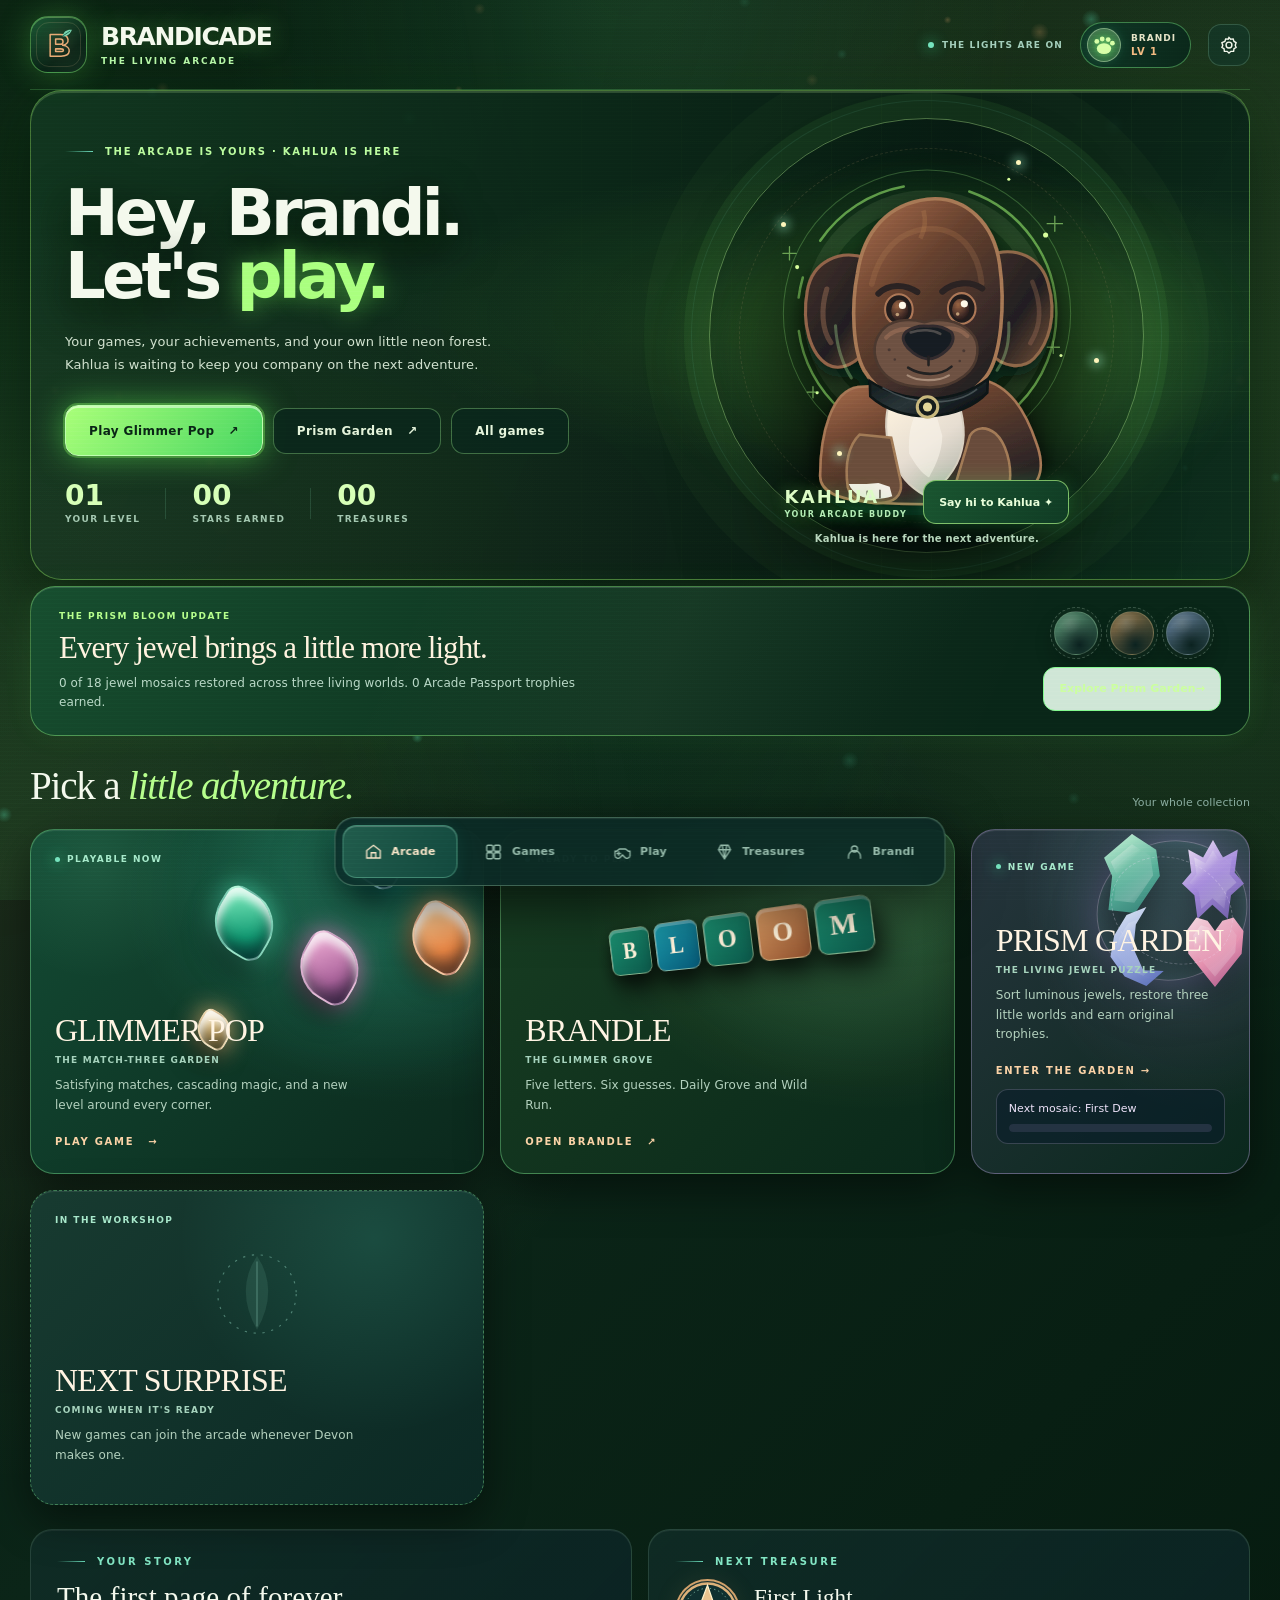
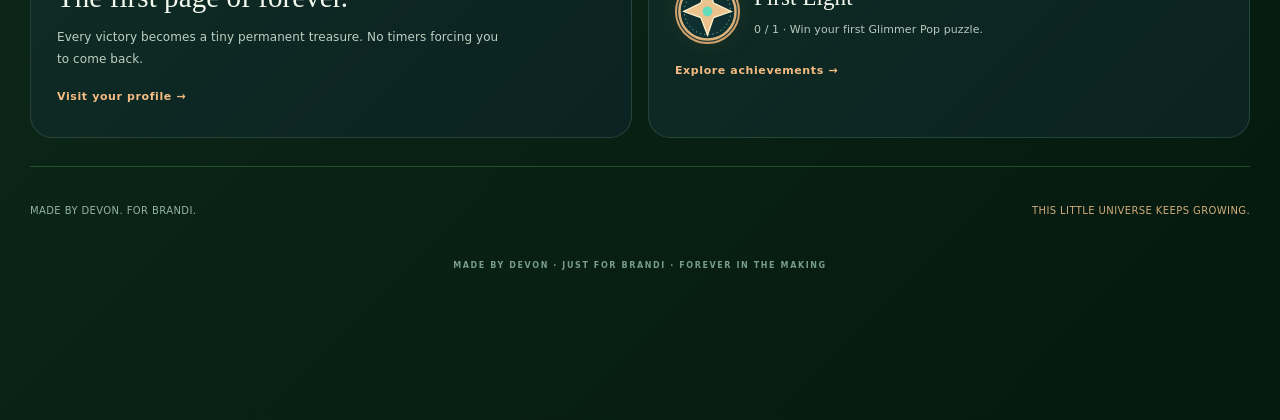
<file: index.html>
<!doctype html>
<html lang="en">
<head>
 <meta charset="utf-8">
 <meta name="viewport" content="width=device-width,initial-scale=1,viewport-fit=cover">
 <meta name="theme-color" content="#061b18">
 <meta name="color-scheme" content="dark">
 <meta name="description" content="A whole little living arcade, made by Devon for Brandi. Play, collect memories and keep growing together.">
 <meta property="og:type" content="website"><meta property="og:title" content="BRANDICADE — The Living Arcade">
 <meta property="og:description" content="A little universe of games made for Brandi, one delight at a time.">
 <meta property="og:image" content="https://brandicade.devonakins.com/assets/share.jpg"><meta name="twitter:card" content="summary_large_image">
 <meta name="apple-mobile-web-app-capable" content="yes"><meta name="apple-mobile-web-app-status-bar-style" content="black-translucent">
 <meta name="apple-mobile-web-app-title" content="BRANDICADE"><link rel="apple-touch-icon" href="/assets/icon-512.png">
 <link rel="icon" type="image/svg+xml" href="/assets/icon.svg"><link rel="manifest" href="/manifest.webmanifest">
 <link rel="stylesheet" href="/src/styles.css"><link rel="stylesheet" href="/src/arcade-landscape.css"><link rel="stylesheet" href="/src/kahlua-arcade.css">
 <title>BRANDICADE — The Living Arcade</title>
</head>
<body>
 <div class="viewport" id="app">
 <div class="mist" aria-hidden="true"></div><canvas id="fireflies" aria-hidden="true"></canvas>
 <header class="container topbar">
  <a class="logo" href="#home" id="brand-home" aria-label="BRANDICADE arcade home"><span class="crest"><img src="/assets/mark.svg" alt="" width="38" height="38"></span><span class="logo-copy"><strong>BRANDICADE</strong><span>THE LIVING ARCADE</span></span></a>
  <div class="top-right">
   <span class="controller-indicator" id="controller-indicator" role="status" aria-live="polite" hidden>Controller connected</span>
   <span class="status"><i class="dot"></i><span class="status-text">THE LIGHTS ARE ON</span></span>
   <button class="level-chip" id="level-chip" type="button" data-go="profile" aria-label="View Brandi profile"><span class="level-orb kahlua-mini-mark" id="mini-orb" aria-hidden="true"><svg viewBox="0 0 40 40" fill="currentColor"><ellipse cx="20" cy="26" rx="12" ry="9"/><circle cx="8" cy="14" r="4"/><circle cx="17" cy="10" r="4"/><circle cx="27" cy="11" r="4"/><circle cx="34" cy="17" r="4"/></svg></span><span class="level-chip-copy">BRANDI <b id="mini-level">LV 1</b></span></button>
   <button class="icon-button" id="settings-open" type="button" aria-label="Open settings"><svg viewBox="0 0 24 24" fill="none" stroke="currentColor" stroke-width="1.7"><path d="M12 3 14 5l3-.3 1 3 2.5 1.5-1 3 1 2.8-2.5 1.5-.5 3-3.2.1-2.3 2-2.3-2-3.2-.1-.5-3-2.5-1.5 1-2.8-1-3L7 7.7l1-3L11 5l1-2Z"/><circle cx="12" cy="12" r="3.5"/></svg></button>
  </div>
 </header>
 <main class="container" id="content">
  <section class="section active" id="home" aria-labelledby="home-title">
   <div class="hero home-hero kahlua-hero">
    <div class="hero-text"><div class="eyebrow kahlua-kicker">THE ARCADE IS YOURS · KAHLUA IS HERE</div><h1 id="home-title">Hey, Brandi.<br>Let's <em>play.</em></h1>
     <p class="hero-copy">Your games, your achievements, and your own little neon forest. Kahlua is waiting to keep you company on the next adventure.</p>
     <div class="actions"><button class="btn primary" type="button" data-action="play"><span class="button-shine"></span><span id="home-play-label">Play Glimmer Pop</span><span aria-hidden="true">↗</span></button><a class="btn secondary" href="/prism-garden.html">Prism Garden <span aria-hidden="true">↗</span></a><button class="btn secondary kahlua-more-games" type="button" data-go="library">All games</button></div>
     <div class="hero-metrics"><div><span id="hero-level">01</span><small>YOUR LEVEL</small></div><div><span id="hero-stars">00</span><small>STARS EARNED</small></div><div><span id="hero-badges">00</span><small>TREASURES</small></div></div>
    </div>
    <div class="hero-stage kahlua-stage" id="kahlua-stage"><div class="orbits" aria-hidden="true"></div><div class="portal" aria-hidden="true"><div class="portal-shine"></div><img src="/assets/kahlua-companion.svg" alt="" width="840" height="760" decoding="async"><span class="spark one"></span><span class="spark two"></span><span class="spark three"></span><span class="spark four"></span></div><div class="kahlua-stage-footer"><span class="kahlua-name">KAHLUA <small>YOUR ARCADE BUDDY</small></span><button type="button" class="kahlua-greet" id="kahlua-greet" aria-describedby="kahlua-response">Say hi to Kahlua <span aria-hidden="true">✦</span></button></div><p id="kahlua-response" class="kahlua-response" role="status" aria-live="polite">Kahlua is here for the next adventure.</p></div>
   </div>
   <section class="atrium-bloom" aria-label="Prism Garden restoration">
     <div class="atrium-bloom-copy"><span class="atrium-bloom-eyebrow">THE PRISM BLOOM UPDATE</span>
       <h2>Every jewel brings a little more light.</h2>
       <p id="atrium-prism-caption" role="status">Your garden awaits its first mosaic.</p>
     </div>
     <div class="atrium-bloom-worlds" aria-hidden="true">
       <span class="prism-world-orb" data-prism-world="dewglass" title="Dewglass Conservatory"></span>
       <span class="prism-world-orb" data-prism-world="ember" title="Ember Orchard"></span>
       <span class="prism-world-orb" data-prism-world="moonpool" title="Moonpool Atrium"></span>
     </div>
     <a class="atrium-bloom-link" href="/prism-garden.html">Explore Prism Garden <span aria-hidden="true">→</span></a>
   </section>
   <div class="section-titlebar"><h2 class="section-heading">Pick a <em>little adventure.</em></h2><span class="hint">Your whole collection</span></div>
   <div class="collection collection-v1">
    <button class="game-card glimmer-card" type="button" data-action="play"><span class="card-eyebrow"><i class="dot"></i> PLAYABLE NOW</span><div class="charm-art" aria-hidden="true"><span class="art-gem a"></span><span class="art-gem b"></span><span class="art-gem c"></span><span class="art-gem d"></span><span class="art-gem e"></span></div><div class="card-bottom"><div class="game-card-title">GLIMMER POP <small>THE MATCH-THREE GARDEN</small></div><p id="home-glimmer-summary">A luminous little puzzle world. Match, bloom, and collect.</p><span class="card-link">PLAY GAME <span aria-hidden="true">→</span></span></div></button>
    <a class="game-card brandle-card" href="https://brandle-glimmer-grove.devonakins.workers.dev/" target="_blank" rel="noopener noreferrer" data-game-launch="brandle" aria-label="Play Brandle — The Glimmer Grove (opens the original game in a new tab)"><span class="card-eyebrow"><i class="dot"></i> READY TO PLAY</span><div class="brandle-art" aria-hidden="true"><span>B</span><span>L</span><span>O</span><span>O</span><span>M</span></div><div class="card-bottom"><div class="game-card-title">BRANDLE <small>THE GLIMMER GROVE</small></div><p>Five letters. Six guesses. Daily Grove and Wild Run.</p><span class="card-link">OPEN BRANDLE <span aria-hidden="true">↗</span></span></div></a>
    <a class="game-card prism-card" href="/prism-garden.html" aria-label="Play Prism Garden, the jewel sorting garden"><span class="card-eyebrow"><i class="dot"></i> NEW GAME</span><div class="prism-card-art" aria-hidden="true"><span class="prism-art-halo"></span><span class="prism-art-gem prism-art-fern"></span><span class="prism-art-gem prism-art-orchid"></span><span class="prism-art-gem prism-art-moon"></span><span class="prism-art-gem prism-art-rose"></span><span class="prism-art-ring"></span></div><div class="card-bottom"><div class="game-card-title">PRISM GARDEN <small>THE LIVING JEWEL PUZZLE</small></div><p>Sort luminous jewels, restore three little worlds and earn original trophies.</p><span class="card-link">ENTER THE GARDEN →</span><div class="prism-card-reading"><p id="home-prism-status" role="status">18 mosaics to discover</p><progress id="home-prism-progress" class="prism-card-progress" value="0" max="18" aria-label="Prism Garden mosaics restored"></progress></div></div></a><div class="game-card promise-card"><span class="card-eyebrow">IN THE WORKSHOP</span><div class="promise-mark" aria-hidden="true"><svg viewBox="0 0 100 100"><circle cx="50" cy="50" r="35" fill="none" stroke="currentColor" stroke-dasharray="2 6"/><path d="M50 16Q70 46 50 82Q30 46 50 16Z" fill="currentColor" opacity=".25"/><path d="M50 21v58" stroke="currentColor"/></svg></div><div class="card-bottom"><div class="game-card-title">NEXT SURPRISE <small>COMING WHEN IT'S READY</small></div><p>New games can join the arcade whenever Devon makes one.</p></div></div>
   </div>
   <div class="home-row"><div class="small-feature"><span class="eyebrow">YOUR STORY</span><h3 id="story-title">The first page of forever.</h3><p id="story-copy">Every little victory builds a permanent collection of memories and treasures. No timers forcing you to come back.</p><button class="text-link" type="button" data-go="profile">Visit your profile →</button></div><div class="small-feature reward-feature"><span class="eyebrow">NEXT TREASURE</span><div id="next-treasure"></div><button class="text-link" type="button" data-go="treasures">Explore achievements →</button></div></div>
   <div class="under-note"><span>MADE BY DEVON. FOR BRANDI.</span><span>THIS LITTLE UNIVERSE KEEPS GROWING.</span></div>
  </section>
  <section class="section" id="library" aria-labelledby="library-title"><div class="page-lead"><div class="eyebrow">The collection</div><h1 id="library-title">Choose your <em>escape.</em></h1><p>Three games to explore. Every new world is crafted just for you, with its own moods, music and little surprises.</p></div><div class="library-grid library-v1">
   <button class="game-card glimmer-card library-card" type="button" data-action="play"><span class="card-eyebrow"><i class="dot"></i> PLAYABLE NOW</span><div class="charm-art" aria-hidden="true"><span class="art-gem a"></span><span class="art-gem b"></span><span class="art-gem c"></span><span class="art-gem d"></span><span class="art-gem e"></span></div><div class="card-bottom"><div class="game-card-title">GLIMMER POP<small>THE MATCH-THREE GARDEN</small></div><p id="library-glimmer-summary">Satisfying matches. Cascading magic. Endless levels, no lives to run out of.</p><span class="card-link">PLAY / CONTINUE →</span></div></button>
   <a class="game-card brandle-card library-card" href="https://brandle-glimmer-grove.devonakins.workers.dev/" target="_blank" rel="noopener noreferrer" data-game-launch="brandle" aria-label="Play Brandle — The Glimmer Grove (opens the original game in a new tab; existing progress stays there)"><span class="card-eyebrow"><i class="dot"></i> READY TO PLAY</span><div class="brandle-art" aria-hidden="true"><span>B</span><span>L</span><span>O</span><span>O</span><span>M</span></div><div class="card-bottom"><div class="game-card-title">BRANDLE<small>THE GLIMMER GROVE</small></div><p>A daily word bloom and unlimited wild puzzles. Your existing progress stays on the original Brandle site.</p><span class="card-link">OPEN ORIGINAL GAME ↗</span></div></a>
   <a class="game-card prism-card library-card" href="/prism-garden.html" aria-label="Play Prism Garden, the jewel sorting garden"><span class="card-eyebrow"><i class="dot"></i> NEW GAME</span><div class="prism-card-art" aria-hidden="true"><span class="prism-art-halo"></span><span class="prism-art-gem prism-art-fern"></span><span class="prism-art-gem prism-art-orchid"></span><span class="prism-art-gem prism-art-moon"></span><span class="prism-art-gem prism-art-rose"></span><span class="prism-art-ring"></span></div><div class="card-bottom"><div class="game-card-title">PRISM GARDEN <small>THE LIVING JEWEL PUZZLE</small></div><p>Sort luminous jewels, restore three little worlds and earn original trophies.</p><span class="card-link">ENTER THE GARDEN →</span><div class="prism-card-reading"><p id="library-prism-status" role="status">18 mosaics to discover</p><progress id="library-prism-progress" class="prism-card-progress" value="0" max="18" aria-label="Prism Garden mosaics restored"></progress></div></div></a><div class="game-card promise-card library-card"><span class="card-eyebrow">THE COLLECTION GROWS</span><div class="promise-mark" aria-hidden="true"><svg viewBox="0 0 100 100"><circle cx="50" cy="50" r="35" fill="none" stroke="currentColor" stroke-dasharray="2 6"/><path d="M50 16Q70 46 50 82Q30 46 50 16Z" fill="currentColor" opacity=".25"/></svg></div><div class="card-bottom"><div class="game-card-title">THE WORKSHOP<small>FUTURE GAMES</small></div><p>Maybe another match game, an idle garden, a little mystery, or something invented together.</p></div></div>
  </div></section>
  <section class="section" id="game" aria-labelledby="game-title"><div class="game-shell">
   <div class="game-top"><button class="back-button" type="button" data-go="home" aria-label="Back to arcade">← <span>ARCADE</span></button><div class="game-heading"><div class="eyebrow">The enchanted garden</div><h1 id="game-title">Glimmer <em>Pop.</em></h1></div><button class="utility-button" data-action="game-help" aria-label="How to play Glimmer Pop" type="button">?</button></div>
   <div class="game-info"><div class="level-info"><span class="smallcap">LEVEL <b id="game-level">01</b></span><strong id="game-level-name">First Light</strong><span class="smallcap">COLLECT THE GLOW</span></div><div class="score-block"><span>SCORE</span><b id="game-score">0</b></div></div>
   <div class="challenge-strip"><div class="goal-symbol" id="goal-symbol"></div><div class="goal-copy"><span>YOUR GOAL</span><b id="game-goal-text">Collect 13 ferns</b><div class="goal-track"><span id="goal-fill"></span></div></div><div class="moves-counter"><b id="game-moves">24</b><span>MOVES LEFT</span></div></div>
   <div class="game-board-outer"><div class="game-board-glow" aria-hidden="true"></div><div class="game-board" id="pop-board" role="group" aria-label="Glimmer Pop game board: tap or swipe neighboring pieces to swap them"></div><div class="board-shine" aria-hidden="true"></div><div class="glimmer-moment" id="glimmer-moment" aria-hidden="true" hidden><img src="/assets/kahlua-companion.svg" alt="" width="72" height="72" decoding="async"><div class="glimmer-moment-copy"><strong id="glimmer-moment-title">MATCH!</strong><span id="glimmer-moment-detail"></span></div></div></div>
   <div class="game-bottom"><div class="game-live" id="game-live" role="status" aria-live="polite">Swap neighboring charms to match three.</div><div class="game-tools"><button class="small-button" type="button" data-action="hint">Find a hint</button><button class="small-button" type="button" data-action="restart">Restart level</button></div></div>
   <div class="game-end" id="game-end" hidden><div class="end-spark" id="end-spark" aria-hidden="true"></div><div class="eyebrow" id="end-eyebrow">LEVEL COMPLETE</div><h2 id="end-heading">Beautifully done!</h2><div class="star-cluster" id="end-stars" aria-label="Stars earned"></div><p id="end-message"></p><div class="end-stats" id="end-stats"></div><div class="actions end-actions"><button class="btn primary" type="button" data-action="next">Next level →</button><button class="btn secondary" type="button" data-action="replay">Play again</button><button class="btn secondary" type="button" data-go="home">Return to arcade</button></div></div>
  </div></section>
  <section class="section" id="profile" aria-labelledby="profile-title"><div class="page-lead"><div class="eyebrow">A little world with your name on it</div><h1 id="profile-title">Brandi's <em>corner.</em></h1><p>No audience. No rankings. Your own permanent collection of games, moments and tiny victories.</p></div>
   <div class="profile-hero"><div class="profile-pattern" aria-hidden="true"></div><div class="avatar-rings kahlua-profile-rings"><div class="avatar-large" id="profile-avatar"><img src="/assets/kahlua-companion.svg" alt="Kahlua, the only Brandicade companion" width="146" height="146" loading="lazy"></div></div><div class="profile-overview"><span class="profile-kicker">THE ONE AND ONLY</span><h2>Brandi<span class="name-glow">.</span></h2><span class="profile-title" id="profile-equipped-title">Keeper of the Grove</span><div class="xp-row"><span id="profile-level">LEVEL 1</span><span id="profile-xp">0 / 167 XP</span></div><div class="xp-track"><div id="xp-fill"></div></div><p class="xp-note">Every completed adventure adds to your lifetime story. Nothing gets reset.</p></div><div class="profile-token"><span class="token-shape" aria-hidden="true">✧</span><strong id="profile-petals">0</strong><small>GLOW PETALS</small></div></div>
   <div class="stat-panels"><div class="stat-tile"><strong id="stat-wins">0</strong><span>GLIMMER WINS</span></div><div class="stat-tile"><strong id="stat-stars">0</strong><span>GLIMMER STARS</span></div><div class="stat-tile"><strong id="stat-badges">0</strong><span>ACHIEVEMENTS</span></div><div class="stat-tile"><strong id="stat-levels">0</strong><span>GLIMMER LEVELS</span></div></div>
   <section class="prism-arcade-progress" aria-labelledby="profile-prism-title"><div><span class="eyebrow">A NEW GARDEN IN YOUR ARCADE</span><h2 id="profile-prism-title">Prism Garden</h2><p id="profile-prism-summary" role="status" aria-live="polite">Your jewel garden belongs in this collection.</p><p id="profile-passport-summary">Six Arcade Passport trophies to discover.</p><small>Prism Garden saves separately on this device. Its awards are displayed here without changing Glimmer Pop progress.</small></div><a href="/prism-garden.html" class="prism-arcade-play">Play / continue →</a></section>
   <div class="profile-subhead"><div><span class="eyebrow">Make it yours</span><h2>Your earned <em>legacy.</em></h2></div><p>Collect frames and titles as you play. Kahlua stays by your side.</p></div>
   <div class="custom-grid"><div class="custom-panel kahlua-profile-panel"><div class="custom-heading"><h3>Kahlua</h3><span>YOUR ONE AND ONLY COMPANION</span></div><div class="kahlua-profile-note"><img src="/assets/kahlua-companion.svg" alt="" width="92" height="92" loading="lazy"><p>A familiar face in every corner of the arcade—just Kahlua. No player portrait, interchangeable pet, or avatar creator.</p></div></div><div class="custom-panel"><div class="custom-heading"><h3>Your frame</h3><span>EARNED BY LEVEL</span></div><div class="frame-options" id="frame-options"></div></div><div class="custom-panel custom-titles"><div class="custom-heading"><h3>Your title</h3><span>A LITTLE BIT OF MAGIC</span></div><div class="title-options" id="title-options"></div></div></div>
   <div class="profile-duo"><div class="memory-panel"><span class="eyebrow">Your growing collection</span><h3>The Keepsake Gallery</h3><p>Achievements become real, permanent treasures here. The stories and letters we add later will be made by Devon, never filled with artificial memories.</p><div class="recent-awards" id="profile-awards"></div><button class="text-link" type="button" data-go="treasures">View all treasures →</button></div><div class="memory-panel data-panel"><span class="eyebrow">Owned by you</span><h3>Keep your progress safe.</h3><p>Your arcade currently saves on this device. Export a backup any time; no ads or tracking. This export covers Glimmer Pop only; Prism Garden has its own backup tools in its Settings.</p><button class="btn secondary" type="button" data-action="export">Export save file ↓</button><button class="text-link" type="button" data-action="open-settings">Import or manage data →</button></div></div>
  </section>
  <section class="section" id="treasures" aria-labelledby="treasures-title"><div class="page-lead"><div class="eyebrow">The trophy greenhouse</div><h1 id="treasures-title">Every little <em>victory.</em></h1><p>Real achievements, unlocked by what you've actually done. No purchased rewards, expiring badges, or artificial streak pressure.</p></div>
   <div class="treasure-summary"><div><span class="smallcap">YOUR COLLECTION</span><h2><span id="treasure-owned">0</span><small id="treasure-total"> / 28 achievements</small></h2></div><div class="treasure-progress"><div id="treasure-progress-fill"></div></div><span class="treasure-hint" id="treasure-availability">A gallery that only gets brighter</span></div>
   <div class="cabinet-filter-bar" role="group" aria-label="Filter trophy collections">
     <button type="button" class="cabinet-filter selected" data-cabinet-filter="all" aria-pressed="true">All collections</button>
     <button type="button" class="cabinet-filter" data-cabinet-filter="glimmer" aria-pressed="false">Glimmer Pop</button>
     <button type="button" class="cabinet-filter" data-cabinet-filter="prism" aria-pressed="false">Prism Garden</button>
     <button type="button" class="cabinet-filter" data-cabinet-filter="passport" aria-pressed="false">Arcade Passport</button>
   </div><p class="cabinet-filter-status" id="cabinet-filter-status" role="status" aria-live="polite">Showing all collections.</p>
   <section id="glimmer-trophy-section" class="cabinet-section" aria-labelledby="glimmer-trophies-title"><div class="cabinet-section-header"><div><span class="eyebrow">THE ORIGINAL GARDEN</span><h2 id="glimmer-trophies-title">Glimmer Pop trophies</h2><p id="glimmer-achievement-summary">Ten original achievements to discover.</p></div></div>
   <div class="achievement-grid" id="achievement-grid"></div></section>
   <section id="prism-trophy-section" class="prism-achievement-section cabinet-section" aria-labelledby="prism-trophies-title"><div class="prism-achievement-head"><div><span class="eyebrow">ANOTHER COLLECTION</span><h2 id="prism-trophies-title">Prism Garden trophies</h2><p id="treasure-prism-summary" role="status" aria-live="polite">Progress from the jewel garden appears here.</p></div><a href="/prism-garden.html" class="prism-arcade-play">Enter Prism Garden →</a></div><div class="prism-trophy-grid" id="prism-achievement-grid"></div><small class="prism-achievement-note">Prism Garden achievements are read from this device, not imported into Glimmer Pop, Brandle or the production cloud-save profile. Back up each game separately.</small></section>
   <section id="passport-trophy-section" class="passport-achievement-section cabinet-section" aria-labelledby="passport-trophies-title">
    <div class="cabinet-section-header"><div><span class="eyebrow">BOTH GARDENS, ONE COLLECTION</span><h2 id="passport-trophies-title">Arcade Passport</h2>
    <p id="passport-achievement-summary" role="status" aria-live="polite">Six original cross-game trophies to discover.</p></div></div>
    <div class="passport-trophy-grid" id="passport-achievement-grid"></div>
    <small class="prism-achievement-note">Passport trophies are derived from saved game milestones. They do not change Glimmer Pop or Prism Garden progress.</small>
   </section>
  </section>
  <section class="section" id="together" aria-labelledby="together-title"><div class="page-lead"><div class="eyebrow">A seat for two</div><h1 id="together-title">The <em>Together</em> Room.</h1><p>A future home for little games to play with Devon — pass-and-play first, private remote games later if needed.</p></div><div class="playroom"><div><span class="card-eyebrow">IN THE WORKSHOP · NOT ACTIVE YET</span><h2>Two seats.<br>One little adventure.</h2><p>When the first two-player game is ready, this room opens. Until then, the games that exist today are ready in the arcade.</p><button class="btn secondary" type="button" data-go="library">Explore current games</button></div><div class="room-visual" aria-hidden="true"><div class="room-rings"></div><div class="room-bubbles"><span>B</span><span>D</span></div></div></div></section>
 </main>
 <nav class="bottom-nav" aria-label="Main navigation">
  <button class="nav-button active" type="button" data-go="home" aria-current="page"><svg viewBox="0 0 24 24" fill="none" stroke="currentColor" stroke-width="1.7"><path d="M3 20V10L12 3l9 7v10H3Z"/><path d="M9 20v-7h6v7"/></svg>Arcade</button>
  <button class="nav-button" type="button" data-go="library"><svg viewBox="0 0 24 24" fill="none" stroke="currentColor" stroke-width="1.7"><rect x="3" y="3" width="8" height="8" rx="1.5"/><rect x="13" y="3" width="8" height="8" rx="1.5"/><rect x="3" y="13" width="8" height="8" rx="1.5"/><rect x="13" y="13" width="8" height="8" rx="1.5"/></svg>Games</button>
  <button class="nav-button" type="button" data-go="game"><svg viewBox="0 0 24 24" fill="none" stroke="currentColor" stroke-width="1.7"><path d="M4 11H2v6a4 4 0 0 0 7 2l3-3 3 3a4 4 0 0 0 7-2v-6h-2l-4-3H8L4 11Z"/><path d="M7 11v6M4 14h6m7-1h.01m3 3h.01"/></svg>Play</button>
  <button class="nav-button" type="button" data-go="treasures"><svg viewBox="0 0 24 24" fill="none" stroke="currentColor" stroke-width="1.7"><path d="M7 3h10l3 6-8 12L4 9l3-6Z"/><path d="M4 9h16M9 3l3 18 3-18"/></svg>Treasures</button>
  <button class="nav-button" type="button" data-go="profile"><svg viewBox="0 0 24 24" fill="none" stroke="currentColor" stroke-width="1.7"><circle cx="12" cy="8" r="4"/><path d="M4 21v-3a8 8 0 0 1 16 0v3"/></svg>Brandi</button>
 </nav>
 <div class="dialog-backdrop" id="modal" role="presentation"><div class="dialog app-dialog" role="dialog" aria-modal="true" aria-labelledby="modal-title"><button class="close" type="button" id="modal-close" aria-label="Close dialog">×</button><div id="modal-body"></div></div></div>
 <div class="controller-legend" id="controller-legend" aria-hidden="true" hidden><span><kbd>A</kbd>Select</span><span><kbd>B</kbd><span id="controller-back-label">Back</span></span><span><kbd>Menu</kbd>Pause</span><span>LB / RB Browse</span></div>
 <div class="controller-pause" id="controller-pause" hidden><section class="controller-pause-panel" role="dialog" aria-modal="true" aria-labelledby="controller-pause-title"><div class="eyebrow">A little breather</div><h2 id="controller-pause-title">Game paused</h2><p>Your game progress is preserved. Continue when ready, or return to the arcade.</p><div class="controller-pause-actions"><button type="button" data-controller-resume>Resume playing</button><button type="button" data-controller-exit>Return to arcade</button></div></section></div>
 <div class="toast" id="toast" role="status" aria-live="polite"></div>
 <div class="celebrations" id="celebrations" aria-hidden="true"></div>
 <input id="import-file" type="file" accept=".json,application/json" hidden>
 <input id="verify-file" type="file" accept=".json,application/json" aria-label="Choose Glimmer Pop backup to check" hidden>
 <footer class="app-footnote">MADE BY DEVON · JUST FOR BRANDI · FOREVER IN THE MAKING</footer>
 </div>
 <script type="module" src="/src/app.mjs"></script>
 <script type="module" src="/src/arcade-controller.mjs"></script>
 <script type="module" src="/src/kahlua-companion.mjs"></script>
</body>
</html>
</file>
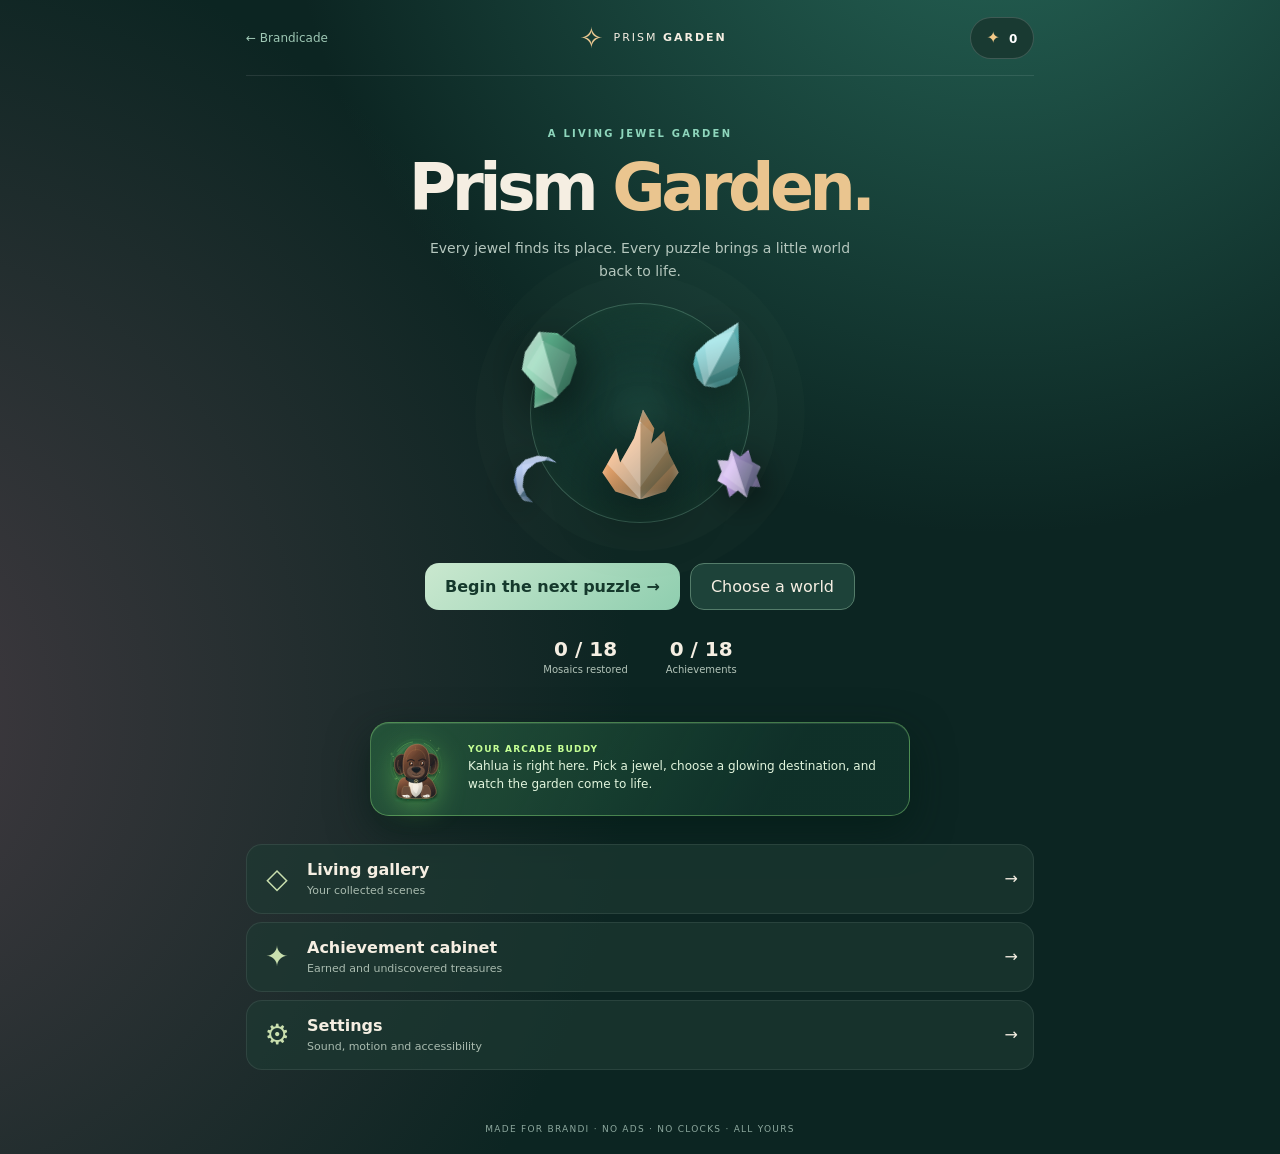
<file: prism-garden.html>
<!doctype html><html lang="en"><head><meta charset="utf-8"><meta name="viewport" content="width=device-width,initial-scale=1,viewport-fit=cover"><meta name="theme-color" content="#102e29"><meta name="description" content="Prism Garden, a quiet world of living jewel puzzles made for Brandi. No timers, ads or purchases."><title>Prism Garden · Brandicade</title><link rel="icon" href="/assets/icon.svg" type="image/svg+xml"><link rel="stylesheet" href="/src/prism-garden/prism.css"><link rel="stylesheet" href="/src/prism-garden/backup.css"></head><body><div id="prism-app"></div><script type="module" src="/src/prism-garden/app.mjs"></script><script type="module" src="/src/prism-garden/controller.mjs"></script><script type="module" src="/src/prism-garden/backup-ui.mjs"></script></body></html>
</file>
<file: src/styles.css>
:root{--pine:#061b18;--pine2:#0d3029;--pine3:#153d34;--teal:#58d9cc;--deepteal:#0d8891;--orange:#e58c58;--copper:#f2b785;--cream:#fff0dc;--muted:#a8c2b5;--outline:#b8ead02a;--card:#112c27;--easing:cubic-bezier(.2,.75,.15,1);font-family:ui-sans-serif,system-ui,-apple-system,"Avenir Next",sans-serif;color:var(--cream);background:var(--pine);font-synthesis:none}
*{box-sizing:border-box}html{min-height:100%;scroll-behavior:smooth}body{min-height:100vh;min-height:100dvh;margin:0;overflow-x:hidden;background:radial-gradient(ellipse at 80% 3%,#166f6550,transparent 30%),radial-gradient(ellipse at 0% 45%,#5540212c,transparent 40%),linear-gradient(145deg,#041613,#0a211d 45%,#0b1a1b 80%,#081714);color:var(--cream);-webkit-font-smoothing:antialiased}
button,a{font:inherit;-webkit-tap-highlight-color:transparent}button{cursor:pointer;color:inherit}button:focus-visible,a:focus-visible{outline:2px solid #f8cf99;outline-offset:4px}a{color:inherit;text-decoration:none}button:active{transform:scale(.97)}button:disabled{cursor:default;opacity:.5}
.viewport{position:relative;isolation:isolate;min-height:100dvh;padding-bottom:calc(106px + env(safe-area-inset-bottom))}.mist{position:fixed;inset:0;z-index:-3;pointer-events:none;overflow:hidden}.mist:before{content:"";position:absolute;inset:-30%;background:conic-gradient(from 170deg at 45% 45%,transparent,#1f867422,transparent,#cf864320,transparent);animation:drift 55s linear infinite}.mist:after{content:"";position:absolute;inset:0;background-image:linear-gradient(90deg,#75bda40b 1px,transparent 1px),linear-gradient(#75bda40b 1px,transparent 1px);background-size:76px 76px;mask-image:linear-gradient(#0002,transparent 65%)}canvas#fireflies{position:fixed;inset:0;z-index:-2;pointer-events:none;opacity:.72}
@keyframes drift{to{transform:rotate(360deg)}}@keyframes float{0%,100%{transform:translateY(0) rotate(-3deg)}50%{transform:translateY(-12px) rotate(2deg)}}@keyframes shimmer{0%,100%{opacity:.36}50%{opacity:1}}@keyframes arrival{from{opacity:0;transform:translateY(18px)}to{opacity:1;transform:translateY(0)}}@keyframes orbit{to{transform:rotate(360deg)}}
.container{width:min(1180px,100% - 56px);margin:auto}.topbar{height:98px;border-bottom:1px solid var(--outline);position:relative;z-index:2;display:flex;align-items:center;justify-content:space-between;gap:20px}.logo{display:flex;align-items:center;gap:14px;min-width:0}.crest{width:57px;height:57px;flex:none;position:relative;border:1px solid #e8a67278;border-radius:18px;display:grid;place-items:center;background:linear-gradient(145deg,#245449,#092621 65%,#6d3f2a);box-shadow:inset 0 1px 1px #fff7,0 14px 40px #0006,0 0 28px #28cab12b}.crest:after{position:absolute;inset:5px;content:"";border:1px solid #ecc69c28;border-radius:13px}.crest svg{width:39px;height:39px;filter:drop-shadow(0 0 8px #e6a57053)}.logo-copy strong{display:block;font-family:Georgia,serif;font-weight:700;letter-spacing:.1em;font-size:24px;line-height:1}.logo-copy span{display:block;font-size:9px;color:#c9af8c;letter-spacing:.25em;font-weight:750;margin-top:7px}.top-right{display:flex;align-items:center;gap:17px}.status{display:flex;align-items:center;gap:8px;color:#a3cebb;letter-spacing:.13em;font-weight:800;font-size:9px}.dot{width:6px;height:6px;border-radius:50%;background:#74e2bd;box-shadow:0 0 14px #3ff0ae}.icon-button{width:42px;height:42px;border-radius:13px;background:#11372c8c;border:1px solid #a9dfba35;display:grid;place-items:center}.icon-button svg{width:20px;height:20px}.icon-button:hover{background:#1c5043;border-color:#89ead0aa}
.section{display:none;animation:arrival .65s var(--easing) both}.section.active{display:block}
.hero{display:grid;grid-template-columns:1fr 1.06fr;align-items:center;gap:30px;min-height:490px;padding-top:36px}.hero-text{position:relative;z-index:1;animation:arrival .7s var(--easing) both}.eyebrow{font-size:10px;font-weight:800;letter-spacing:.25em;color:#83e6c4;text-transform:uppercase;display:flex;align-items:center;gap:12px}.eyebrow:before{content:"";width:28px;height:1px;background:linear-gradient(90deg,transparent,#67d6b5)}h1,h2,h3,p{margin-top:0}.hero h1{font-family:Georgia,"Times New Roman",serif;font-size:clamp(46px,5.15vw,83px);font-weight:500;line-height:1.035;letter-spacing:-.06em;margin:25px 0 22px;max-width:560px}.hero h1 em{font-style:italic;font-weight:400;color:var(--copper);text-shadow:0 0 38px #e2825a50}.hero-copy{max-width:430px;font-size:14px;line-height:1.85;color:var(--muted);margin-bottom:29px}.actions{display:flex;gap:10px;align-items:center;flex-wrap:wrap}.btn{border-radius:13px;padding:15px 23px;min-height:51px;display:inline-flex;align-items:center;justify-content:center;gap:14px;text-transform:none;font-size:12px;letter-spacing:.03em;font-weight:800;transition:background .2s,border .2s,transform .2s,box-shadow .2s}.btn.primary{background:linear-gradient(135deg,#f0bd88,#d47c4e);color:#132e25;border:1px solid #ffe0ad;box-shadow:0 13px 38px #d17a4837,inset 0 1px #fff9}.btn.primary:hover{box-shadow:0 18px 52px #d17a4860;transform:translateY(-2px)}.btn.secondary{background:#13382e75;border:1px solid #8bc3aa52;color:#d4e8dc}.btn.secondary:hover{background:#1c5342}.btn svg{width:16px;height:16px}.micro{display:flex;gap:11px;align-items:center;flex-wrap:wrap;margin-top:24px;font-size:10px;color:#a4bfae;letter-spacing:.06em}.micro span{border-left:1px solid #73ac8b35;padding-left:11px}.micro span:first-child{border:0;padding:0}
.hero-stage{position:relative;min-height:455px;display:grid;place-items:center;overflow:hidden;perspective:900px}.hero-stage:before{content:"";position:absolute;width:420px;height:350px;top:19%;left:20%;background:radial-gradient(ellipse,#178c7863,#027b760a 55%,transparent 72%);filter:blur(32px)}.orbits{position:absolute;width:min(88%,440px);aspect-ratio:1;border:1px solid #68bfb141;border-radius:50%;box-shadow:0 0 0 55px #89c9a20d,0 0 0 113px #89c9a20c;animation:orbit 95s linear infinite}.orbits:before,.orbits:after{content:"";position:absolute;border-radius:50%;inset:29px;border:1px dashed #caa97a29;transform:rotate(-45deg)}.orbits:after{inset:-19px;border:1px solid #7ce9ca16;transform:rotate(45deg)}.portal{width:min(87%,470px);max-height:453px;aspect-ratio:1.04;position:relative;animation:float 8s ease-in-out infinite;transform-style:preserve-3d;filter:drop-shadow(0 26px 40px #0009)}.portal svg{width:100%;height:100%;overflow:visible}.portal-shine{position:absolute;inset:14% 18%;background:radial-gradient(ellipse,#71fff632,transparent 63%);pointer-events:none;filter:blur(12px);mix-blend-mode:screen;animation:shimmer 9s ease-in-out infinite}.spark{position:absolute;width:5px;height:5px;border-radius:50%;background:#fff6bc;box-shadow:0 0 9px 5px #9aebc64f;animation:shimmer 2s ease-in-out infinite}.spark.one{top:21%;left:16%}.spark.two{top:56%;right:10%;animation-delay:1.1s}.spark.three{bottom:19%;left:29%;animation-delay:1.7s}.spark.four{top:5%;right:28%;animation-delay:.7s}.stage-caption{position:absolute;bottom:7px;text-align:center;font-size:9px;letter-spacing:.22em;color:#b4d0b7;font-weight:750}
.section-titlebar{display:flex;justify-content:space-between;align-items:end;gap:15px;margin-top:8px;margin-bottom:20px}.section-heading{font:500 clamp(26px,3.3vw,39px)/1.15 Georgia,serif;letter-spacing:-.03em;margin:0}.section-heading em{font-style:italic;color:var(--copper)}.hint{color:#8aada0;font-size:11px}.collection{display:grid;grid-template-columns:1.48fr .83fr .83fr;gap:15px}.game-card{border:1px solid #76c2a43b;border-radius:24px;padding:24px;min-height:270px;background:linear-gradient(135deg,#183d33ed,#0c2925ef);position:relative;overflow:hidden;text-align:left;box-shadow:0 23px 70px #0004,inset 0 1px #ffffff14;transition:transform .35s var(--easing),border .35s,box-shadow .35s}.game-card:hover{transform:translateY(-5px);border-color:#9de2c27d;box-shadow:0 28px 80px #0008,0 0 50px #2bc3a21d}.game-card:before{content:"";position:absolute;inset:0;pointer-events:none;background:radial-gradient(circle at 76% 15%,#5af5cc22,transparent 45%)}.game-card h3{font:500 27px/1.05 Georgia,serif;letter-spacing:-.025em;margin:11px 0 5px}.game-card h3 small{display:block;font-family:system-ui;font-size:10px;color:#b4d7c4;font-weight:700;text-transform:uppercase;letter-spacing:.12em;margin-top:9px}.game-card p{font-size:12px;line-height:1.6;color:#b6d1bd}.card-eyebrow{display:inline-flex;gap:7px;align-items:center;color:#a8e8cb;letter-spacing:.16em;font-size:9px;font-weight:850}.card-eyebrow .dot{width:5px;height:5px}.game-card.feature{background:linear-gradient(137deg,#1a5444 0%,#11352d 51%,#192c25 100%);display:flex;align-items:flex-end}.feature .card-copy{z-index:1;position:relative;max-width:55%}.feature .card-art{position:absolute;right:-8%;top:-3%;width:61%;height:110%;display:grid;place-items:center;transform:rotate(-6deg)}.tiles{display:grid;grid-template-columns:repeat(5,1fr);gap:5px;transform:rotate(4deg) perspective(500px) rotateY(-16deg);filter:drop-shadow(14px 20px 19px #0009)}.tile{width:clamp(31px,3.2vw,49px);aspect-ratio:1;border-radius:8px;border:1px solid #f3e4c35c;background:linear-gradient(145deg,#267f61,#155343);display:grid;place-items:center;font:bold clamp(15px,2vw,24px)/1 Georgia,serif;box-shadow:inset 0 1px #fff6,0 5px 12px #0008;color:#fff2df}.tile.t{background:linear-gradient(140deg,#178d97,#0e6678)}.tile.o{background:linear-gradient(140deg,#c67e4b,#8c4e2c)}.game-card.ghost{background:linear-gradient(146deg,#102b27,#14241f);display:flex;flex-direction:column;justify-content:space-between;border-style:dashed;border-color:#86ac9a42}.ghost-art{display:grid;place-items:center;height:125px;opacity:.72}.ghost-art svg{width:108px;height:108px;filter:drop-shadow(0 0 20px #39988355)}.ghost .card-eyebrow{color:#b2a38d}.ghost h3{font-size:20px;color:#c5d5c5}.game-card.ghost p{margin-bottom:0;color:#92aa9d}
.under-note{display:flex;align-items:center;justify-content:space-between;gap:20px;border-top:1px solid var(--outline);margin-top:28px;padding-top:17px;font-size:10px;color:#93b3a6;letter-spacing:.04em}.under-note span:last-child{color:#d2ac7b}
.page-lead{padding:65px 0 20px}.page-lead .eyebrow{margin-bottom:17px}.page-lead h1{font:500 clamp(39px,5.5vw,66px)/1.1 Georgia,serif;letter-spacing:-.05em;margin-bottom:13px}.page-lead h1 em{font-weight:400;color:var(--copper)}.page-lead p{color:var(--muted);font-size:14px;line-height:1.75;max-width:560px}.library-grid{display:grid;grid-template-columns:repeat(3,1fr);gap:16px}.library-grid .game-card{min-height:350px}.library-grid .feature .card-art{width:82%;top:20%;right:-20%;opacity:.9}.library-grid .feature .card-copy{max-width:75%}.library-grid .ghost-art{height:160px}
.treasures{display:grid;grid-template-columns:repeat(3,1fr);gap:15px;margin-top:28px}.treasure{background:linear-gradient(135deg,#13362d,#0d2622);border:1px solid #77b69537;padding:26px;border-radius:22px;min-height:220px}.medal{width:95px;height:95px;margin-bottom:20px;display:grid;place-items:center;filter:drop-shadow(0 12px 24px #0008)}.medal svg{width:100%;height:100%}.treasure h3{font:500 21px/1 Georgia,serif;margin-bottom:10px}.treasure p{font-size:12px;line-height:1.6;color:#9aafa2;margin:0}.treasure small{letter-spacing:.17em;font-size:9px;color:#eab780;font-weight:800}
.playroom{display:grid;grid-template-columns:1fr 1fr;gap:28px;align-items:center;min-height:385px;border:1px solid #85cfad40;border-radius:25px;background:radial-gradient(ellipse at 75% 40%,#28857547,transparent 55%),linear-gradient(115deg,#18382f,#102721);padding:35px}.playroom h2{font:500 clamp(28px,3vw,44px)/1.1 Georgia,serif}.playroom p{color:var(--muted);font-size:13px;line-height:1.8}.room-visual{display:grid;place-items:center;position:relative;height:300px}.room-rings{position:absolute;width:260px;height:260px;border:1px solid #e6b37a55;border-radius:50%;box-shadow:0 0 0 27px #8ceacb13,0 0 0 70px #5aa98b0a}.room-bubbles{display:flex;gap:10px;align-items:center;z-index:1}.room-bubbles span{width:94px;height:94px;border-radius:35px;border:1px solid #f5c38f8c;background:linear-gradient(145deg,#295846,#113a37);display:grid;place-items:center;color:#ffca9c;font:700 44px Georgia,serif;box-shadow:0 14px 29px #0009,0 0 30px #34c8a328}.room-bubbles span+span{transform:translateY(26px);background:linear-gradient(145deg,#0c6473,#123c42);color:#a8ece0}
.bottom-nav{position:fixed;z-index:10;bottom:16px;bottom:calc(14px + env(safe-area-inset-bottom));left:50%;transform:translateX(-50%);display:flex;align-items:center;gap:5px;padding:7px;border-radius:20px;border:1px solid #96c8a25e;background:#0c2925e8;backdrop-filter:blur(30px);box-shadow:0 15px 55px #000a,0 1px 1px #ffffff16 inset}.nav-button{border:0;border-radius:14px;background:transparent;color:#94b9a9;min-width:115px;min-height:53px;display:flex;align-items:center;justify-content:center;gap:9px;font-size:11px;font-weight:750;letter-spacing:.02em;transition:background .2s,color .2s,transform .15s}.nav-button svg{width:18px;height:18px}.nav-button.active{background:linear-gradient(120deg,#215c4c,#13493e);border:1px solid #8becc359;color:#f9e6c9;box-shadow:0 4px 18px #31daba16,inset 0 1px #fff3}.nav-button:hover:not(.active){color:#e7d6ba;background:#2346385c}
.dialog-backdrop{display:none;position:fixed;inset:0;background:#00100ac9;backdrop-filter:blur(16px);z-index:30;align-items:center;justify-content:center;padding:20px}.dialog-backdrop.open{display:flex}.dialog{position:relative;width:min(440px,100%);border:1px solid #8cd7b075;border-radius:26px;padding:35px;background:radial-gradient(circle at 70% 0%,#166d5b66,transparent 60%),linear-gradient(145deg,#173b32,#081b1a);box-shadow:0 30px 90px #000b,0 0 70px #1bb39825;animation:arrival .3s var(--easing) both}.close{position:absolute;right:18px;top:18px;border:1px solid #a3d7bc45;background:#fff1;color:#f5e0c6;border-radius:12px;width:36px;height:36px;font-size:21px}.dialog .eyebrow{font-size:9px}.dialog h2{font:500 34px/1.1 Georgia,serif;margin:18px 0 12px}.dialog p{font-size:13px;line-height:1.8;color:#a8c5b4}.dialog .btn{width:100%;margin-top:10px}.dialog .btn.secondary{margin-top:8px}.setting{display:flex;align-items:center;justify-content:space-between;gap:14px;padding:16px 0;border-bottom:1px solid #ffffff20}.setting strong{font-size:13px;display:block}.setting small{display:block;color:#97b5a6;font-size:11px;line-height:1.5;margin-top:5px}.switch{display:inline-flex;align-items:center;padding:3px;border:1px solid #97b9a55e;border-radius:18px;width:50px;height:29px;background:#18392e;flex:none}.switch:after{content:"";width:22px;height:22px;border-radius:50%;background:#a0a99e;box-shadow:0 2px 5px #0007;transition:transform .2s,background .2s}.switch.on{background:#117962}.switch.on:after{transform:translateX(20px);background:#f1d7a9}
.prototype-label{position:fixed;z-index:5;right:20px;bottom:103px;font-size:8px;letter-spacing:.16em;text-transform:uppercase;color:#8bb09c8a;pointer-events:none}
@media(max-width:950px){.hero{grid-template-columns:1.1fr 1fr}.hero h1{font-size:55px}.hero-stage{min-height:380px}.collection{grid-template-columns:1fr 1fr}.collection .feature{grid-column:span 2}.collection .game-card{min-height:230px}.feature .card-art{width:49%;right:1%;top:-14%}.library-grid{grid-template-columns:1fr 1fr}}
@media(max-width:650px){.container{width:calc(100% - 36px)}.topbar{height:84px}.crest{width:45px;height:45px;border-radius:15px}.crest svg{width:31px;height:31px}.logo-copy strong{font-size:18px}.logo-copy span{font-size:7px;letter-spacing:.22em}.status{display:none}.hero{grid-template-columns:1fr;gap:0;min-height:0;padding-top:25px}.hero h1{font-size:clamp(41px,10.8vw,58px);max-width:500px;margin:15px 0}.hero-copy{font-size:12px;line-height:1.75;margin-bottom:19px}.hero-stage{min-height:280px;max-height:320px;margin:0 -18px;grid-row:4}.portal{width:min(72%,315px)}.orbits{width:290px}.hero .actions{grid-row:5}.hero-text{display:contents}.hero-text .eyebrow,.hero-text h1,.hero-text .hero-copy{grid-column:1}.hero-text .eyebrow{grid-row:1}.hero-text h1{grid-row:2}.hero-text .hero-copy{grid-row:3}.hero .micro{grid-row:6;margin:18px 0 28px}.section-titlebar{margin-top:10px}.section-heading{font-size:29px}.hint{font-size:9px}.collection,.library-grid{grid-template-columns:1fr 1fr;gap:9px}.collection .feature,.library-grid .feature{grid-column:span 2;min-height:222px}.feature .card-copy{max-width:56%}.game-card{padding:18px;border-radius:19px;min-height:185px}.game-card.feature h3{font-size:26px}.game-card.ghost h3{font-size:16px}.ghost-art{height:95px}.ghost-art svg{width:75px;height:75px}.game-card p{font-size:10px}.card-eyebrow{font-size:8px}.feature .card-art{width:47%;top:0;right:0;height:100%}.tile{width:clamp(25px,6.4vw,34px)}.under-note{font-size:9px}.page-lead{padding-top:39px}.page-lead h1{font-size:43px}.page-lead p{font-size:12px}.library-grid .game-card{min-height:225px}.library-grid .feature{min-height:250px}.library-grid .feature .card-copy{max-width:56%}.library-grid .feature .card-art{top:0;right:0;width:47%}.treasures{grid-template-columns:1fr;gap:10px}.treasure{min-height:160px}.treasure .medal{float:left;margin-right:20px;margin-bottom:0;width:70px;height:70px}.treasure h3{margin-top:13px}.playroom{grid-template-columns:1fr;padding:25px;gap:0}.room-visual{height:200px;order:-1}.room-rings{width:180px;height:180px}.room-bubbles span{width:77px;height:77px}.bottom-nav{bottom:10px;bottom:calc(10px + env(safe-area-inset-bottom));width:calc(100% - 24px);max-width:450px;border-radius:21px}.nav-button{min-width:0;flex:1;flex-direction:column;gap:5px;font-size:9px;min-height:51px;padding:6px 0}.nav-button svg{width:19px;height:19px}.prototype-label{display:none}.viewport{padding-bottom:calc(99px + env(safe-area-inset-bottom))}}
@media(max-width:370px){.container{width:calc(100% - 28px)}.logo-copy strong{font-size:16px}.hero h1{font-size:40px}.tile{width:27px}.btn{padding:13px 18px}.feature .card-copy{max-width:58%}.game-card h3{font-size:20px}}
@media(prefers-reduced-motion:reduce){*,*:before,*:after{animation:none!important;transition:none!important;scroll-behavior:auto!important}}
body.calm *,body.calm *:before,body.calm *:after{animation:none!important;transition:none!important}body.calm #fireflies{opacity:.22}body.high-contrast{--muted:#d6e9dc;--outline:#d4f0d16d}body.high-contrast .hint,body.high-contrast .game-card p,body.high-contrast .under-note{color:#e0e9de}


/* BRANDICADE v1 application layers */
:root{--marrow:#051a17;--gold:#f4bb82;--glow:#59e4ca;--blood-orange:#e58b58;--hairline:#80cba73a;--v1ease:cubic-bezier(.19,.88,.16,1);--glass:linear-gradient(139deg,#183d33e8,#0b2925ee 58%,#132821ef)}
html{scroll-padding-top:calc(98px + env(safe-area-inset-top));overscroll-behavior-y:none}
body{font-family:"Avenir Next",Avenir,"Segoe UI",system-ui,sans-serif;letter-spacing:.005em}
body:after{content:"";pointer-events:none;position:fixed;inset:0;z-index:30;opacity:.04;background-image:repeating-linear-gradient(0deg,#fff 0 1px,transparent 1px 4px);mix-blend-mode:overlay}
.viewport{padding-bottom:calc(122px + env(safe-area-inset-bottom));overflow:hidden}
.container{width:min(1220px,calc(100% - 54px))}
.topbar{padding-top:max(0px,env(safe-area-inset-top));height:calc(90px + max(0px,env(safe-area-inset-top)));}
.logo-copy strong{font-size:clamp(17px,2vw,25px)}.logo .crest img{width:35px;height:35px;object-fit:contain;filter:drop-shadow(0 0 10px #e8b18355)}
.status-text{white-space:nowrap}.level-chip{display:flex;align-items:center;gap:10px;background:#102f2999;padding:5px 14px 5px 6px;border:1px solid #80c2a65c;border-radius:100px;min-height:45px;transition:transform .22s,border-color .22s,background .22s}
.level-chip:hover{background:#18463b;border-color:#b4edd1aa;transform:translateY(-2px)}.level-orb{width:34px;height:34px;border-radius:50%;display:grid;place-items:center;color:#ffddac;font:600 21px Georgia,serif;background:radial-gradient(circle at 30% 18%,#4f8170,#083a38 70%);border:1px solid #b6d8ac99;box-shadow:inset 0 2px 6px #effbd130,0 0 13px #4ae9bd20}
.level-chip-copy{display:flex;flex-direction:column;text-align:left;letter-spacing:.11em;font-size:9px;font-weight:800;color:#e6e3c7}.level-chip-copy b{font-size:10px;color:var(--gold);margin-top:3px}
#home .hero{min-height:490px}#home .hero-copy{max-width:470px}.home-hero h1{font-size:clamp(47px,5.1vw,84px)}.hero-stage .portal img{width:100%;height:100%;object-fit:contain;filter:drop-shadow(0 25px 50px #0009)}
.button-shine{pointer-events:none;position:absolute;inset:0;background:linear-gradient(120deg,transparent 15%,#fff8 45%,transparent 65%);transform:translateX(-125%);transition:transform .65s ease}.primary:hover .button-shine{transform:translateX(125%)}.btn{position:relative;overflow:hidden}
.hero-metrics{margin-top:27px;display:flex;gap:26px;align-items:center}.hero-metrics div{display:flex;flex-direction:column;gap:4px;position:relative;padding-right:26px}.hero-metrics div:not(:last-child):after{content:"";height:31px;width:1px;position:absolute;right:0;top:5px;background:#7cd6ac2b}.hero-metrics span{font:500 28px/.95 Georgia,serif;color:#ffdec0}.hero-metrics small{font-size:9px;letter-spacing:.15em;color:#a3c7b0;font-weight:800}
.collection-v1{grid-template-columns:1.22fr 1.22fr .75fr;gap:16px}.game-card{isolation:isolate}.collection-v1 .game-card{min-height:315px}.game-card:focus-visible{outline:3px solid var(--copper);outline-offset:4px}
.glimmer-card{background:radial-gradient(circle at 72% 28%,#a4f7a724,transparent 37%),radial-gradient(circle at 28% 0%,#25b4ae4b,transparent 60%),linear-gradient(142deg,#185345,#12372f 57%,#0b2423);display:flex;flex-direction:column;align-items:stretch;justify-content:space-between;overflow:hidden}.glimmer-card:after{content:"";position:absolute;left:-50px;top:-90px;width:230px;height:250px;pointer-events:none;background:radial-gradient(circle,#8cf9bd18,transparent 67%);transform:rotate(-20deg)}
.card-bottom{position:relative;z-index:2}.game-card-title{font:500 clamp(24px,2.6vw,32px)/1 Georgia,serif;letter-spacing:-.025em;color:#fff4e3}.game-card-title small{display:block;font:800 9px/1.6 system-ui,sans-serif;letter-spacing:.13em;color:#a6d3bd;margin-top:7px}.card-bottom p{font-size:12px;line-height:1.6;color:#b3d1be;max-width:300px;min-height:36px;margin:9px 0 15px}.card-link{display:inline-flex;gap:14px;align-items:center;color:#fbd3a7;font-size:10px;letter-spacing:.17em;font-weight:800}
.charm-art{position:absolute;right:2%;top:1%;width:61%;height:64%;pointer-events:none;transform:rotate(-14deg)}.art-gem{width:63px;height:63px;display:block;position:absolute;transform:rotate(45deg);border-radius:24% 60% 24% 60%;border:2px solid #ffffff61;box-shadow:inset 5px 7px 8px #fffc,inset -8px -9px 14px #071a1a74,0 14px 23px #0008,0 0 25px currentColor;animation:gemHover 6s ease-in-out infinite}
.art-gem.a{background:linear-gradient(145deg,#8af6c6,#139b74 67%,#024b43);color:#40c69c;left:8%;top:17%}.art-gem.b{background:linear-gradient(140deg,#a4f2fb,#159caa 70%,#07505b);color:#0ec9bc;right:16%;top:0;animation-delay:-1.3s}.art-gem.c{background:linear-gradient(130deg,#ffe0ab,#ed8846 66%,#9e482a);color:#f1a766;right:1%;top:45%;animation-delay:-2.2s}.art-gem.d{background:linear-gradient(130deg,#f8b6dc,#aa639b 66%,#5a245d);color:#c882b7;left:34%;top:46%;animation-delay:-3.5s}.art-gem.e{background:linear-gradient(145deg,#f3e4b8,#d1a864 65%,#745d29);color:#e9bc7a;left:-7%;top:67%;width:35px;height:35px;animation-delay:-4.2s}
@keyframes gemHover{0%,100%{translate:0 0;rotate:-6deg}50%{translate:0 -12px;rotate:4deg}}
.brandle-card{display:flex;flex-direction:column;justify-content:space-between;background:radial-gradient(circle at 70% 15%,#57c9b242,transparent 50%),linear-gradient(145deg,#1b5b4a,#0c3734 64%,#122c28)}
.brandle-art{height:150px;display:flex;align-items:center;justify-content:center;gap:6px;transform:rotate(-7deg) perspective(300px) rotateY(-14deg);filter:drop-shadow(7px 16px 12px #0008)}.brandle-art span{display:grid;place-items:center;width:49px;height:51px;max-width:18%;border-radius:9px;border:1px solid #e5deac88;color:#fff3db;font:700 25px Georgia,serif;background:linear-gradient(145deg,#1c9373,#0c584a);box-shadow:inset 1px 3px #fff4,0 7px 17px #0007}.brandle-art span:nth-child(even){background:linear-gradient(145deg,#1c9eae,#075977)}.brandle-art span:nth-child(4){background:linear-gradient(145deg,#e0a066,#8f512e)}
.promise-card{display:flex;flex-direction:column;justify-content:space-between;border-style:dashed;box-shadow:inset 0 0 30px #41db9a09}.promise-mark{margin:auto;opacity:.48;width:112px;height:112px;color:#91d3bd}.promise-mark svg{width:100%;height:100%}
.home-row{display:grid;grid-template-columns:1fr 1fr;gap:16px;margin-top:24px}.small-feature{padding:26px;border-radius:22px;background:linear-gradient(135deg,#112e29bf,#0b2323);border:1px solid #8dbd9533;box-shadow:inset 0 1px #ffffff11}.small-feature h3{font:500 29px/1.12 Georgia,serif;margin:14px 0}.small-feature p{color:var(--muted);font-size:12px;line-height:1.8;max-width:450px}.text-link{border:0;background:none;padding:8px 0;color:var(--gold);font-weight:800;font-size:11px;letter-spacing:.055em;text-align:left}.text-link:hover{text-decoration:underline}.reward-feature #next-treasure{min-height:80px;display:flex;align-items:center;gap:14px;padding:12px 0}.next-medal{width:65px;height:65px;display:grid;place-items:center;border-radius:50%;border:2px solid #d1a16b;background:radial-gradient(circle,#173c38,#0b272b);box-shadow:inset 0 0 18px #e6ad6f24,0 0 25px #d19b5518;font-size:32px}.next-treasure-copy strong{display:block;font:500 23px Georgia,serif;margin-bottom:7px}.next-treasure-copy small{font-size:11px;color:#b9c9be}.under-note{padding:38px 0 0}
.library-v1{grid-template-columns:repeat(3,minmax(0,1fr))}.library-v1 .game-card{min-height:430px}.library-card .charm-art{top:8%;right:4%;height:50%}.library-card .brandle-art{margin:auto}
#game{max-width:100%;}.game-shell{position:relative;max-width:710px;margin:28px auto 42px;border:1px solid #87c2a34d;border-radius:36px;overflow:hidden;padding:24px clamp(15px,3.1vw,39px) 32px;background:radial-gradient(ellipse at 50% -12%,#26695b84,transparent 48%),radial-gradient(ellipse at 100% 100%,#9b5e2e20,transparent 50%),linear-gradient(150deg,#123a32,#091f1f 63%,#09211e);box-shadow:0 40px 130px #0009,inset 0 2px 0 #ffffff1a}
.game-shell:before{content:"";pointer-events:none;position:absolute;inset:1px;border:1px solid #ffffff12;border-radius:35px}.game-top{display:flex;justify-content:space-between;align-items:start;gap:12px}.back-button,.utility-button{min-width:45px;min-height:43px;border:1px solid #afccb051;border-radius:14px;background:#142e2bbe;display:flex;justify-content:center;align-items:center;gap:7px;font-size:13px;font-weight:800;color:#d4e6ce}.back-button:hover,.utility-button:hover{background:#265f4f}.utility-button{font:600 23px Georgia,serif}
.game-heading{text-align:center;flex:1}.game-heading .eyebrow{justify-content:center;font-size:9px}.game-heading .eyebrow:before{display:none}.game-heading h1{font:500 clamp(31px,4.2vw,42px)/1 Georgia,serif;margin:9px 0 4px;letter-spacing:-.04em}.game-heading em{color:var(--gold)}
.game-info{display:flex;align-items:flex-end;justify-content:space-between;margin:22px 0 11px;gap:10px}.level-info{display:flex;flex-direction:column;gap:4px}.smallcap{font-size:9px;color:#8ddbbb;letter-spacing:.15em;font-weight:900}.level-info strong{font:500 23px/1.2 Georgia,serif}.score-block{text-align:right;display:flex;flex-direction:column;gap:6px}.score-block span{font-size:9px;letter-spacing:.16em;font-weight:900;color:#a2cbb6}.score-block b{font:500 28px/1 Georgia,serif;color:#ffdcaa;font-variant-numeric:tabular-nums}
.challenge-strip{display:flex;align-items:center;gap:13px;background:linear-gradient(145deg,#215045c1,#0d2c2ec9);border:1px solid #99d7bb4e;border-radius:20px;padding:12px 14px;box-shadow:inset 0 1px #ffffff1b,0 8px 22px #0003}.goal-symbol{width:52px;height:52px;border-radius:15px;display:grid;place-items:center;background:radial-gradient(circle at 35% 20%,#497361,#0b3335);border:1px solid #b9e1bd5d;box-shadow:inset 0 2px #ffffff20,0 0 14px #55cba237}.goal-symbol svg{width:44px;height:44px}.goal-copy{flex:1;min-width:0}.goal-copy span,.moves-counter span{font-size:8px;letter-spacing:.13em;color:#a7cab4;font-weight:900}.goal-copy b{display:block;margin:5px 0 7px;font-size:12px}.goal-track{height:6px;border-radius:9px;background:#041b197e;overflow:hidden;border:1px solid #b1e3c32f}.goal-track span{display:block;height:100%;background:linear-gradient(90deg,#40b796,#e4af74);width:0;transition:width .45s var(--v1ease);box-shadow:0 0 15px #62edc196}.moves-counter{display:flex;flex-direction:column;align-items:center;min-width:72px;padding-left:12px;border-left:1px solid #9cebc134}.moves-counter b{font:500 35px Georgia,serif;color:#f3bf82;font-variant-numeric:tabular-nums}.moves-counter span{white-space:nowrap}
.game-board-outer{position:relative;width:fit-content;max-width:100%;margin:16px auto 0;padding:12px;background:linear-gradient(140deg,#0f2b29e8,#0d2525fc);border:1px solid #b7cc906d;border-radius:23px;box-shadow:inset 0 2px 5px #ffffff0c,0 20px 50px #0009,0 0 65px #2cae8e16;isolation:isolate}.game-board-glow{pointer-events:none;position:absolute;inset:-21%;z-index:-1;background:radial-gradient(ellipse,#3cbc9f16,transparent 65%)}.game-board{--square:min(10.9vw,55px);display:grid;grid-template-columns:repeat(7,var(--square));grid-template-rows:repeat(7,var(--square));gap:clamp(3px,.55vw,5px);touch-action:none;user-select:none}.board-shine{position:absolute;inset:12px;border-radius:10px;pointer-events:none;box-shadow:inset 0 1px 0 #ffffff22}
.charm{position:relative;display:grid;place-items:center;border:1px solid #c6efd044;border-radius:clamp(8px,2vw,13px);background:radial-gradient(circle at 29% 10%,#62d3ac1d,transparent 51%),linear-gradient(145deg,#173f39,#092a2e 75%);box-shadow:inset 0 1px 0 #fff3,inset 0 -5px 8px #0004,0 4px 4px #0006;transition:transform .16s var(--v1ease),border-color .16s,background .2s,filter .16s;min-width:0;min-height:0;padding:0;z-index:0;touch-action:none;will-change:transform;overflow:visible}
.charm:focus-visible{z-index:4;outline:3px solid #fff8b4;outline-offset:1px}.charm:hover{z-index:1;filter:brightness(1.17)}.charm:active{transform:scale(.93) translateY(1px)}.charm.selected{transform:scale(1.13) translateY(-3px);z-index:3;border-color:#ffe3a4;box-shadow:0 0 20px #ffe4a391,inset 0 2px #fff5;background:radial-gradient(circle,#32745b,#0c3535)}
.charm svg{height:82%;width:82%;display:block;filter:drop-shadow(0 6px 3px #0008) drop-shadow(0 0 6px var(--gemglow));pointer-events:none;overflow:visible}.charm .gem-fill{fill:var(--gem)}.charm .gem-shade{fill:var(--shade)}.charm .gem-highlight{fill:#ffffffaa}.charm .gem-stroke{stroke:var(--light);stroke-width:2.5;fill:none;stroke-linecap:round;stroke-linejoin:round}.charm.fern{--gem:#39d6a7;--shade:#067b68;--light:#bbffe1;--gemglow:#2ddeaf64}.charm.aqua{--gem:#37c8db;--shade:#09738e;--light:#c9fbff;--gemglow:#18d1fc57}.charm.ember{--gem:#e58c58;--shade:#a44f29;--light:#ffdfac;--gemglow:#ffa2685f}.charm.sun{--gem:#f4d787;--shade:#be8b3f;--light:#fff4b8;--gemglow:#f3df8c62}.charm.orchid{--gem:#cf8ccd;--shade:#864e93;--light:#ffdafa;--gemglow:#dc9cf65c}.charm.luna{--gem:#a8baff;--shade:#5767ac;--light:#e1e8ff;--gemglow:#829bfa59}
.charm.faded{opacity:.4}.charm.won{animation:win-pop .65s var(--v1ease)}.game-board.pulsing .charm:not(.selected){animation:boardPulse .3s ease-in-out}
@keyframes win-pop{0%{scale:1}50%{scale:1.2;filter:brightness(2)}100%{scale:1}}@keyframes boardPulse{50%{filter:brightness(1.3)}}
.game-bottom{display:flex;align-items:center;justify-content:space-between;gap:12px;margin:17px auto 0;width:min(100%,510px);min-height:43px}.game-live{color:#b8d7c2;font-size:11px;line-height:1.5;max-width:240px}.game-tools{display:flex;align-items:center;gap:8px}.small-button{background:#19483bc7;border:1px solid #82cb9f54;border-radius:10px;min-height:38px;padding:8px 12px;font-size:10px;color:#d5ecca;font-weight:800}.small-button:hover{background:#25634f}.game-board .charm.hinted{animation:hintPulse 1s ease-in-out 2;border-color:#ffdb93;box-shadow:0 0 24px #ffe4b398,inset 0 1px #fffa}
@keyframes hintPulse{0%,100%{transform:scale(1)}50%{transform:scale(1.14)}}
.game-end{position:absolute;z-index:15;inset:100px 9px 9px;background:radial-gradient(ellipse at 50% 28%,#2a7c67f0,#0b3129fc 68%,#081f20fb);border:1px solid #e6b98578;border-radius:29px;box-shadow:0 0 110px #37d6ad2b,inset 0 0 60px #fff1;display:flex;flex-direction:column;align-items:center;justify-content:center;text-align:center;gap:13px;padding:35px;animation:arrival .45s both}.game-end[hidden]{display:none}.game-end h2{font:500 clamp(38px,5vw,55px)/1.1 Georgia,serif;max-width:450px;margin:0;color:#ffebcc}.game-end p{color:#c7d9c9;line-height:1.7;max-width:350px;font-size:13px}.star-cluster{display:flex;gap:12px;align-items:center;justify-content:center;font-size:48px;color:#f7ce82;text-shadow:0 0 23px #e9a95480}.star-cluster .unearned{opacity:.14;filter:grayscale(1)}.star-cluster span{animation:starArrival .6s var(--v1ease) both}.star-cluster span:nth-child(2){animation-delay:.12s}.star-cluster span:nth-child(3){animation-delay:.24s}@keyframes starArrival{from{opacity:0;transform:translateY(-30px) scale(.4) rotate(-35deg)}to{opacity:1;transform:none}}
.end-stats{font-size:11px;letter-spacing:.09em;color:#f2bf82;font-weight:900}.end-actions{justify-content:center}.end-actions .btn{min-height:44px;padding:13px 17px;font-size:11px}.end-spark{position:absolute;inset:0;pointer-events:none;background:radial-gradient(circle at 50% 10%,#f0b78122,transparent 45%)}
.page-lead{max-width:750px}.page-lead h1{font:500 clamp(43px,5vw,70px)/1.04 Georgia,serif;letter-spacing:-.05em;margin:20px 0}.page-lead h1 em{color:var(--gold)}.page-lead p{font-size:14px;line-height:1.8;color:var(--muted)}
.profile-hero{min-height:325px;position:relative;overflow:hidden;display:flex;align-items:center;gap:34px;padding:48px 45px;background:radial-gradient(ellipse at 18% 39%,#2a8f7668,transparent 42%),radial-gradient(ellipse at 90% 8%,#c07b443d,transparent 52%),linear-gradient(135deg,#19453b,#0d282c);border:1px solid #e5b47b72;border-radius:32px;box-shadow:0 30px 70px #0006,inset 0 2px #fffb26}.profile-pattern{position:absolute;inset:-60%;pointer-events:none;border:1px solid #f7e3bf14;border-radius:50%;box-shadow:0 0 0 75px #ffffff09,0 0 0 155px #ffffff06,0 0 0 260px #ffffff06;animation:orbit 150s linear infinite}.profile-hero:before{content:"";position:absolute;inset:0;background-image:radial-gradient(#c6efcb1c .8px,transparent 1px);background-size:31px 31px;mask-image:linear-gradient(135deg,#000,transparent 70%);pointer-events:none}
.avatar-rings{position:relative;flex:0 0 178px;width:178px;height:178px;border-radius:50%;display:grid;place-items:center;background:radial-gradient(circle,#7de5bc17 50%,transparent 65%);box-shadow:0 0 0 1px #c7dba83b,0 0 0 10px #0d4a4277,0 0 0 11px #e2ba7c55,0 0 0 20px #12615933,0 0 55px #7ccdb948}.avatar-rings:after{content:"";position:absolute;inset:-15px;border-radius:50%;border:1px dashed #f1d3a272;animation:orbit 35s linear infinite;pointer-events:none}.avatar-large{position:relative;display:grid;place-items:center;width:146px;height:146px;overflow:hidden;border-radius:50%;background:radial-gradient(circle at 40% 30%,#378470,#0d3837 75%);box-shadow:inset 0 0 25px #000a,inset 0 2px #ffffff42}.avatar-large svg{width:122px;height:122px;filter:drop-shadow(0 9px 12px #0008)}.profile-hero[data-frame="teal"] .avatar-rings{box-shadow:0 0 0 1px #80ffeb6b,0 0 0 10px #075f6466,0 0 0 12px #7af1e5bb,0 0 0 20px #0e6f7544,0 0 53px #67fff158}.profile-hero[data-frame="orchid"] .avatar-rings{box-shadow:0 0 0 1px #f0b7eaaa,0 0 0 10px #6a3d6a85,0 0 0 12px #e89bd5a1,0 0 0 20px #9b549144,0 0 53px #e799ff58}
.profile-overview{position:relative;flex:1;min-width:0}.profile-kicker{color:#a6e8cd;font-size:10px;font-weight:900;letter-spacing:.19em}.profile-overview h2{font:500 clamp(51px,6vw,80px)/1 Georgia,serif;letter-spacing:-.05em;margin:12px 0 3px;color:#ffefd5}.name-glow{color:#eba875;text-shadow:0 0 30px #e5a762}.profile-title{display:inline-block;margin:7px 0 21px;color:#f2c69b;font:italic 21px Georgia,serif}.xp-row{display:flex;justify-content:space-between;align-items:center;max-width:480px;color:#e1f3df;font-size:10px;letter-spacing:.11em;font-weight:850}.xp-track{height:10px;max-width:480px;margin:8px 0 9px;background:#081f1b;overflow:hidden;border:1px solid #a8ce9e55;border-radius:99px}.xp-track div{height:100%;width:0;border-radius:inherit;background:linear-gradient(90deg,#35c7a3,#b6ead6 54%,#ffce8f);box-shadow:0 0 17px #70f9c096;transition:width .45s var(--v1ease)}.xp-note{color:#b2c5b9;font-size:10px;line-height:1.6;max-width:430px;margin:0}.profile-token{position:relative;align-self:flex-start;display:flex;flex-direction:column;align-items:center;border:1px solid #f0ba844a;background:#0828239c;border-radius:17px;padding:14px 16px;min-width:104px;gap:3px}.token-shape{color:#ffdb9d;font-size:24px}.profile-token strong{font:500 30px Georgia,serif;color:#ffdfb4}.profile-token small{color:#afcbaf;font-size:8px;letter-spacing:.12em;font-weight:800}
.stat-panels{display:grid;grid-template-columns:repeat(4,minmax(0,1fr));gap:14px;margin:19px 0 54px}.stat-tile{padding:25px 15px;border:1px solid #93d3a83f;border-radius:19px;background:linear-gradient(150deg,#174135bf,#092b29c9);text-align:center;display:flex;flex-direction:column;gap:7px;box-shadow:inset 0 1px #ffffff10}.stat-tile strong{font:500 37px Georgia,serif;color:#ffe0ad;font-variant-numeric:tabular-nums}.stat-tile span{font-size:9px;font-weight:900;letter-spacing:.1em;color:#bdd9c6}
.profile-subhead{display:flex;align-items:end;justify-content:space-between;gap:24px;margin-bottom:22px}.profile-subhead h2{font:500 clamp(30px,4vw,40px) Georgia,serif;margin:12px 0 0}.profile-subhead h2 em{color:var(--gold)}.profile-subhead p{max-width:290px;font-size:12px;line-height:1.7;color:var(--muted);margin:0}
.custom-grid{display:grid;grid-template-columns:1fr 1fr;gap:16px}.custom-panel{min-width:0;padding:25px;border:1px solid #8ebaa647;border-radius:24px;background:linear-gradient(140deg,#163a30ed,#0d2725e8 80%);box-shadow:0 20px 45px #0003}.custom-panel.custom-titles{grid-column:1/-1}.custom-heading{display:flex;justify-content:space-between;gap:12px;align-items:center;margin-bottom:20px}.custom-heading h3{font:500 23px Georgia,serif;margin:0}.custom-heading span{color:#9bc9ad;font-size:9px;letter-spacing:.12em;font-weight:900}
.avatar-options{display:flex;gap:12px}.avatar-option{border:1px solid #76c1a66a;background:linear-gradient(140deg,#14433b,#0d292c);border-radius:17px;min-height:143px;flex:1;padding:12px;display:flex;flex-direction:column;align-items:center;gap:7px;transition:transform .2s,border .2s,background .2s}.avatar-option svg{width:70px;height:70px}.avatar-option strong{font-size:10px;line-height:1.2}.avatar-option.selected,.frame-option.selected,.title-option.selected{border-color:#f1c586;box-shadow:0 0 0 1px #dbb17c,0 0 30px #f5b17a20;background:#225446}.avatar-option:hover,.frame-option:not(:disabled):hover,.title-option:not(:disabled):hover{transform:translateY(-3px)}
.frame-options{display:grid;gap:9px}.frame-option,.title-option{min-height:52px;padding:11px 14px;border:1px solid #70a98d55;background:#0b2d29b0;border-radius:13px;display:flex;align-items:center;gap:11px;text-align:left;transition:transform .2s,border .2s}.frame-option:disabled,.title-option:disabled{opacity:.54;cursor:not-allowed}.frame-icon{width:30px;height:30px;border-radius:50%;border:3px solid #dc9a64;box-shadow:0 0 0 2px #fff2,inset 0 0 7px #000b}.frame-icon.teal{border-color:#71ddd2}.frame-icon.orchid{border-color:#ce9de0}.frame-option span:nth-child(2){flex:1;font-size:12px;font-weight:800}.frame-option small,.title-option small{font-size:9px;letter-spacing:.08em;color:#b0ceba}
.title-options{display:grid;grid-template-columns:1fr 1fr;gap:10px}.title-option{display:flex;justify-content:space-between}.title-option span{font:italic 16px Georgia,serif;color:#ffe1b7}
.profile-duo{display:grid;grid-template-columns:1fr 1fr;gap:16px;margin:22px 0 35px}.memory-panel{padding:27px;border-radius:24px;border:1px solid #8cbb9e51;background:radial-gradient(circle at 90% 0%,#ba7b4033,transparent 45%),linear-gradient(145deg,#19483c,#0b2724)}.memory-panel h3{font:500 27px Georgia,serif;margin:13px 0}.memory-panel p{font-size:12px;line-height:1.75;color:var(--muted);max-width:450px}.recent-awards{display:flex;gap:8px;min-height:45px;align-items:center;margin:15px 0}.recent-awards .mini-award{border:1px solid #e3b47771;border-radius:100px;background:#0e3b36;padding:8px 11px;font-size:10px;font-weight:750;color:#ffdaad}.data-panel .btn{margin:10px 0 4px}
.treasure-summary{background:linear-gradient(145deg,#17443a,#0b302d);border:1px solid #e3b88261;border-radius:24px;padding:22px 28px;display:flex;align-items:center;gap:25px;margin:0 0 22px}.treasure-summary h2{font:500 43px Georgia,serif;margin:4px 0 0;color:#ffdda9}.treasure-summary h2 small{font:700 14px system-ui;color:#b2c6bb}.treasure-progress{height:13px;flex:1;max-width:360px;background:#061f1b;border-radius:30px;border:1px solid #a9d0ad63;overflow:hidden}.treasure-progress div{height:100%;width:0;background:linear-gradient(90deg,#30b79a,#f5c18a);transition:width .4s ease}.treasure-hint{font-size:10px;color:#9ac9b2;letter-spacing:.1em;font-weight:800}
.achievement-grid{display:grid;grid-template-columns:repeat(3,minmax(0,1fr));gap:16px;padding-bottom:35px}.achievement{position:relative;overflow:hidden;background:radial-gradient(circle at 30% 0%,#357a6159,transparent 60%),linear-gradient(145deg,#163a32,#0d282a);border:1px solid #8ac1a34b;border-radius:22px;min-height:237px;padding:23px;display:flex;flex-direction:column;align-items:flex-start;gap:8px}.achievement.earned{border-color:#ddbb7e83;box-shadow:inset 0 1px #fff2,0 17px 45px #0003}.achievement.locked{filter:saturate(.65);background:linear-gradient(135deg,#142e2b,#092120)}.achievement .achievement-icon{width:72px;height:72px;position:relative;display:grid;place-items:center;align-self:center;border-radius:50%;background:radial-gradient(circle at 35% 20%,#346553,#092c2c 71%);border:3px solid #d7ab757a;box-shadow:inset 0 0 18px #050f1799,0 0 24px #f2ba6a1c}.achievement.earned .achievement-icon{border-color:#e6c887;box-shadow:0 0 0 5px #f8d7a114,0 0 30px #ffce785a,inset 0 0 17px #f5bd8c25}.achievement .achievement-icon svg{width:47px;height:47px}.achievement h3{font:500 23px Georgia,serif;margin:10px 0 0}.achievement p{color:#b7cbbb;line-height:1.5;font-size:11px;margin:0;flex:1}.achievement .ach-footer{display:flex;align-items:center;justify-content:space-between;gap:8px;width:100%;font-size:9px;color:#d4b38a;font-weight:900;letter-spacing:.12em}.achievement .ach-track{height:5px;border-radius:9px;width:100%;background:#001d19;overflow:hidden;margin:4px 0}.achievement .ach-track span{display:block;height:100%;background:#adce9d;width:0;transition:width .3s}.achievement.earned .ach-track span{background:linear-gradient(90deg,#58e4be,#f4ba84)}.achievement .rarity{position:absolute;right:14px;top:16px;font-size:8px;letter-spacing:.14em;color:#b3cbb8}.achievement.earned .rarity{color:#fad29d}
.app-dialog{width:min(94vw,470px);max-height:min(87dvh,780px);overflow-y:auto}.dialog-backdrop.open{z-index:110}.app-dialog h2{font:500 31px Georgia,serif;margin:16px 0}.app-dialog p{font-size:12px;line-height:1.75;color:#b9d1bf}.app-dialog h3{margin:20px 0 10px;font:500 22px Georgia,serif}.dialog-actions{display:flex;gap:10px;flex-wrap:wrap;margin-top:19px}.dialog-actions .btn{min-height:43px;padding:12px 15px}.setting-item{padding:14px 0;border-bottom:1px solid #a1d8b42c;display:flex;align-items:center;justify-content:space-between;gap:10px}.setting-item b{display:block;font-size:12px}.setting-item small{display:block;color:#abc8b6;font-size:10px;line-height:1.6;margin-top:4px;max-width:265px}.setting-item .switch{flex:none}.setting-item select{border:1px solid #a0d1b26e;color:#f9eddb;background:#103d33;border-radius:9px;padding:10px;max-width:150px;min-height:43px}.settings-note{font-size:10px;color:#a5c5b6;line-height:1.7;border:1px solid #659e8c3c;border-radius:12px;padding:12px;margin-top:15px}.code-note{color:#e6c996;font-size:11px;line-height:1.7;border:1px dashed #bead7c78;border-radius:11px;padding:10px 12px;background:#342d253c}
.toast{position:fixed;left:50%;bottom:calc(120px + env(safe-area-inset-bottom));z-index:160;max-width:min(90vw,420px);transform:translate(-50%,14px);background:linear-gradient(140deg,#154b3f,#0b3530);border:1px solid #e6b58597;border-radius:16px;box-shadow:0 20px 65px #000b;padding:13px 19px;color:#fef0d6;font-size:12px;line-height:1.5;pointer-events:none;opacity:0;transition:opacity .28s,transform .28s;text-align:center}.toast.visible{opacity:1;transform:translate(-50%,0)}
.celebrations{position:fixed;inset:0;z-index:150;pointer-events:none;overflow:hidden}.celebration-bit{position:absolute;top:-25px;left:var(--x);width:var(--size);height:var(--size);background:var(--color);opacity:.86;box-shadow:0 0 12px var(--color);border-radius:30% 50%;animation:fall var(--time) ease-out forwards;transform:rotate(var(--angle))}.celebration-bit:nth-child(odd){border-radius:50%}@keyframes fall{0%{transform:translateY(-25px) rotate(0);opacity:0}20%{opacity:1}100%{transform:translateY(108vh) rotate(650deg);opacity:0}}
.app-footnote{text-align:center;color:#779d89;font-weight:800;letter-spacing:.2em;font-size:8px;margin:35px auto 18px;padding:10px 30px}.bottom-nav{z-index:100}
body.calm .mist:before,body.calm .portal,body.calm .orbits,body.calm .avatar-rings:after,body.calm .profile-pattern,body.calm .art-gem{animation:none!important}body.calm #fireflies{display:none}body.calm *,body.calm *:before,body.calm *:after{animation-duration:0s!important;transition-duration:0s!important;scroll-behavior:auto!important}
body.high-contrast{--muted:#d3e8d8;--outline:#b4e7c96a}body.high-contrast .stat-tile,body.high-contrast .custom-panel,body.high-contrast .small-feature,body.high-contrast .achievement{border-color:#aedbbab5}body.high-contrast .smallcap,body.high-contrast .card-eyebrow,body.high-contrast .hint{color:#c6f5d6}
body.color-assist .charm.fern:after,body.color-assist .charm.aqua:after,body.color-assist .charm.ember:after,body.color-assist .charm.sun:after,body.color-assist .charm.orchid:after,body.color-assist .charm.luna:after{content:attr(data-letter);position:absolute;bottom:0;right:2px;font-size:10px;font-weight:900;color:#fff8ed;text-shadow:0 1px 2px #000}
@media(max-width:1050px){.collection-v1{grid-template-columns:1fr 1fr}.collection-v1 .promise-card{grid-column:1/-1;min-height:200px}.collection-v1 .promise-mark{display:none}.collection-v1 .game-card{min-height:310px}.library-v1{grid-template-columns:1fr 1fr}.library-v1 .promise-card{grid-column:1/-1;min-height:220px}.library-v1 .promise-mark{display:none}}
@media(max-width:800px){.home-hero{grid-template-columns:1fr!important;gap:0!important;padding-top:33px!important}.home-hero .hero-text{text-align:center;order:2}.home-hero .hero-text .eyebrow{justify-content:center}.home-hero .hero-copy{margin-left:auto;margin-right:auto}.home-hero .actions{justify-content:center}.home-hero .hero-metrics{justify-content:center}.home-hero .hero-stage{order:1;min-height:310px;height:310px}.home-hero .hero-stage .portal{width:310px;height:310px}.home-hero .hero-stage .orbits{width:290px}.home-hero .hero-stage .stage-caption{bottom:0}.home-hero h1{font-size:clamp(45px,7vw,65px)}.profile-hero{flex-wrap:wrap}.profile-token{align-self:center}.custom-grid{grid-template-columns:1fr}.custom-panel.custom-titles{grid-column:auto}.achievement-grid{grid-template-columns:1fr 1fr}.title-options{grid-template-columns:1fr 1fr}}
@media(max-width:600px){.container{width:calc(100% - 32px)}.topbar{height:calc(70px + env(safe-area-inset-top));gap:8px}.crest{width:43px;height:43px;border-radius:13px}.logo .crest img{width:29px;height:29px}.logo{gap:9px}.logo-copy strong{font-size:16px;letter-spacing:.07em}.logo-copy span{font-size:7px;letter-spacing:.16em;margin-top:5px}.status{display:none}.top-right{gap:8px}.level-chip{min-height:42px;padding:4px;gap:5px}.level-orb{width:33px;height:33px}.level-chip-copy{display:none}.icon-button{width:41px;height:41px;flex:none}.home-hero .hero-stage{min-height:265px;height:265px}.home-hero .hero-stage .portal{width:280px;height:280px}.home-hero .hero-stage .orbits{width:235px}.home-hero h1{margin:15px 0;font-size:clamp(42px,11vw,59px)}.home-hero .hero-copy{font-size:12px;line-height:1.7;margin-bottom:21px}.home-hero .hero-metrics{gap:17px;margin-top:23px}.hero-metrics div{padding-right:17px}.hero-metrics span{font-size:23px}.hero-metrics small{font-size:8px}.btn{padding:13px 16px;min-height:47px;font-size:11px}.section-titlebar{margin-top:32px}.section-heading{font-size:29px}.section-titlebar .hint{display:none}.collection-v1,.library-v1{grid-template-columns:1fr}.collection-v1 .game-card,.library-v1 .game-card{grid-column:1;min-height:270px}.collection-v1 .promise-card,.library-v1 .promise-card{min-height:154px}.collection-v1 .promise-mark{display:none}.charm-art{right:6%;top:0;width:48%;height:75%}.brandle-art{height:125px}.game-card{padding:22px}.home-row,.profile-duo{grid-template-columns:1fr}.page-lead{margin-top:32px}.page-lead h1{font-size:clamp(42px,10vw,60px)}.page-lead p{font-size:12px}.game-shell{margin:12px auto 26px;padding:15px 11px 22px;border-radius:22px}.game-shell:before{border-radius:21px}.game-heading h1{font-size:33px}.game-heading .eyebrow{font-size:8px}.back-button{padding:0 10px;min-width:42px;font-size:11px}.back-button span{display:none}.game-info{margin:18px 6px 10px}.level-info strong{font-size:19px}.score-block b{font-size:24px}.challenge-strip{padding:9px 10px;border-radius:15px;gap:9px}.goal-symbol{width:45px;height:45px;border-radius:11px;flex:none}.goal-symbol svg{width:40px;height:40px}.goal-copy b{font-size:11px}.moves-counter{min-width:62px;padding-left:8px}.moves-counter b{font-size:30px}.moves-counter span{font-size:7px}.game-board-outer{margin:13px auto 0;padding:9px;border-radius:17px}.game-board{--square:min(calc((100vw - 66px - 24px)/7),52px);gap:3px}.charm{border-radius:9px}.game-bottom{flex-direction:column;margin:14px auto 0;gap:10px}.game-live{max-width:none;text-align:center;min-height:18px}.game-tools{justify-content:center}.game-end{inset:74px 7px 7px;border-radius:20px;padding:21px;gap:9px}.game-end h2{font-size:37px}.star-cluster{font-size:34px}.end-actions{flex-direction:column;width:100%}.end-actions .btn{width:100%;min-height:42px}.profile-hero{padding:29px 24px;justify-content:center;text-align:center;gap:26px;min-height:0}.avatar-rings{flex:none;width:143px;height:143px}.avatar-large{width:122px;height:122px}.avatar-large svg{width:108px;height:108px}.profile-overview{flex:1 1 100%}.profile-overview h2{font-size:60px}.profile-title{font-size:20px}.profile-token{flex-direction:row;align-items:center;justify-content:center;width:100%;gap:8px;padding:9px}.profile-token small{max-width:76px}.stat-panels{grid-template-columns:1fr 1fr;gap:9px;margin:12px 0 38px}.stat-tile{padding:17px 8px}.stat-tile strong{font-size:30px}.profile-subhead{align-items:start;flex-direction:column;gap:9px}.profile-subhead p{max-width:none}.custom-panel{padding:18px}.avatar-option{min-height:130px;padding:8px}.avatar-option svg{width:62px;height:62px}.avatar-option strong{font-size:9px}.title-options{grid-template-columns:1fr}.achievement-grid{grid-template-columns:1fr 1fr;gap:9px}.achievement{min-height:220px;padding:16px 12px}.achievement .achievement-icon{width:63px;height:63px}.achievement .achievement-icon svg{width:41px;height:41px}.achievement h3{font-size:19px}.achievement p{font-size:10px}.achievement .rarity{font-size:7px;right:8px;top:8px}.treasure-summary{display:grid;grid-template-columns:90px 1fr;gap:8px;padding:18px}.treasure-hint{grid-column:1/-1}.treasure-summary h2{font-size:36px}.treasure-summary h2 small{font-size:10px}.under-note{gap:10px}.under-note span{font-size:8px}.app-footnote{margin:18px auto 5px}.toast{bottom:calc(93px + env(safe-area-inset-bottom))}}
@media(max-width:355px){.container{width:calc(100% - 24px)}.logo-copy strong{font-size:14px}.logo-copy span{letter-spacing:.09em}.logo{gap:6px}.top-right{gap:5px}.game-board-outer{padding:6px}.game-board{--square:calc((100vw - 60px - 18px)/7);gap:3px}.challenge-strip{gap:6px}.moves-counter b{font-size:25px}.game-shell{padding:13px 8px 20px}.achievement-grid{grid-template-columns:1fr 1fr}.achievement{padding:14px 9px}}
@media(prefers-reduced-motion:reduce){body:not(.force-motion) .mist:before,body:not(.force-motion) .portal,body:not(.force-motion) .orbits,body:not(.force-motion) .profile-pattern,body:not(.force-motion) .art-gem,body:not(.force-motion) .avatar-rings:after{animation:none!important}body:not(.force-motion) #fireflies{display:none}body:not(.force-motion) *,body:not(.force-motion) *:before,body:not(.force-motion) *:after{animation-duration:0s!important;transition-duration:0s!important;scroll-behavior:auto!important}}

.level-map{display:grid;grid-template-columns:repeat(3,minmax(0,1fr));gap:8px;margin-top:18px}.level-node{border:1px solid #88bfaa65;border-radius:15px;background:#15473c;padding:12px 8px;display:flex;flex-direction:column;align-items:center;gap:5px;min-height:98px}.level-node:disabled{opacity:.4;cursor:default}.level-node b{font:500 25px Georgia,serif;color:#ffdfa5}.level-node span{font-size:10px}.level-node small{color:#f1c38f;font-size:8px;letter-spacing:.05em}.level-node:not(:disabled):hover{border-color:#f4c891;background:#1c624f}
/* Cross-game read-only Prism Garden progression inside the Brandicade arcade. */
.prism-arcade-progress{display:flex;align-items:center;justify-content:space-between;gap:24px;padding:24px 27px;margin:22px 0 28px;border-radius:23px;border:1px solid #8ac8ac63;background:radial-gradient(circle at 90% 0,#377f6050,transparent 50%),linear-gradient(135deg,#1c5143,#102e2a);box-shadow:0 14px 35px #0003}
.prism-arcade-progress h2,.prism-achievement-section h2{font:500 clamp(24px,3.4vw,33px)/1.1 Georgia,serif;letter-spacing:-.03em;margin:11px 0}
.prism-arcade-progress p,.prism-achievement-section p{font-size:13px;color:#e0ebd9;line-height:1.55;margin:0 0 8px}
.prism-arcade-progress small,.prism-achievement-note{display:block;font-size:11px;line-height:1.55;color:#aac9b9}
.prism-arcade-play{flex-shrink:0;display:inline-flex;align-items:center;justify-content:center;min-height:46px;padding:11px 16px;border-radius:13px;border:1px solid #cce6cb;color:#153d30;background:#cce6cb;font-weight:750;font-size:12px;text-decoration:none}
.prism-arcade-play:focus-visible{outline:3px solid #fff2c0;outline-offset:3px}
.prism-achievement-section{margin:37px 0 16px;padding:24px 0;border-top:1px solid #7ac7a45b}
.prism-achievement-head{display:flex;gap:18px;align-items:center;justify-content:space-between;margin-bottom:20px}
.prism-trophy-grid{display:grid;grid-template-columns:repeat(3,minmax(0,1fr));gap:10px;margin:15px 0}
.prism-trophy{display:flex;flex-direction:column;gap:8px;justify-content:space-between;padding:18px 16px;min-height:91px;border:1px solid #78b99a70;border-radius:15px;background:linear-gradient(150deg,#244c3d,#132b26)}
.prism-trophy.locked{border-color:#78958650;opacity:.72;background:#1b302b}
.prism-trophy strong{font:500 17px/1.2 Georgia,serif}
.prism-trophy-status{font-size:9px;font-weight:800;letter-spacing:.14em;color:#c3dfbd}
.prism-trophy.locked .prism-trophy-status{color:#afc4b5}
.prism-progress-unreadable{grid-column:1/-1;padding:17px;border:1px solid #d9c085a3;border-radius:14px;color:#efdcba;line-height:1.5}
@media(max-width:650px){.prism-arcade-progress,.prism-achievement-head{align-items:stretch;flex-direction:column;gap:15px}.prism-arcade-progress{padding:19px}.prism-trophy-grid{grid-template-columns:repeat(2,minmax(0,1fr))}.prism-trophy{padding:13px;min-height:82px}.prism-trophy strong{font-size:15px}.prism-arcade-play{align-self:stretch}}
@media(max-width:360px){.prism-trophy-grid{grid-template-columns:1fr}}

/* PRISM BLOOM — Living Atrium: progress-aware ornamentation, not a save writer. */
.atrium-bloom{position:relative;isolation:isolate;overflow:hidden;display:grid;grid-template-columns:minmax(0,1fr) auto;align-items:center;column-gap:24px;row-gap:11px;padding:24px 28px;margin:6px 0 28px;border:1px solid #99c9ac60;border-radius:25px;background:radial-gradient(ellipse at 86% 28%,#9de9c015,transparent 37%),radial-gradient(ellipse at 12% 90%,#d49c7910,transparent 60%),linear-gradient(125deg,#173c34,#0e2928);box-shadow:0 18px 48px #0517124a,inset 0 1px #ffffff16}
.atrium-bloom:before{content:"";position:absolute;inset:0;pointer-events:none;background:linear-gradient(115deg,transparent 30%,#f0d5a40b 52%,transparent 80%)}
.atrium-bloom-copy{position:relative;z-index:1;grid-row:span 2}
.atrium-bloom-eyebrow{display:block;color:#e2c699;font-size:9px;font-weight:850;letter-spacing:.17em}
.atrium-bloom h2{color:#fff3df;font:500 clamp(23px,2.5vw,31px)/1.13 Georgia,serif;letter-spacing:-.03em;margin:9px 0}
.atrium-bloom p{color:#b9d9c7;font-size:12px;line-height:1.55;max-width:520px;margin:0}
.atrium-bloom-worlds{display:flex;align-items:center;justify-content:center;gap:12px;min-width:160px}
.prism-world-orb{--orb:#91d8b1;position:relative;width:44px;height:44px;flex:none;border:1px solid #cde4bd45;border-radius:50%;background:radial-gradient(circle at 35% 24%,#ffffff51,transparent 29%),radial-gradient(circle at 58% 78%,#131f2b,transparent 65%),var(--orb);box-shadow:0 0 0 4px #c8f0d20b,0 10px 19px #030c0c9e,inset -8px -9px 17px #0a222696;opacity:.52;transition:opacity .4s,box-shadow .4s,transform .4s}
.prism-world-orb:nth-child(2){--orb:#edaa72}.prism-world-orb:nth-child(3){--orb:#a1b6ec}
.prism-world-orb:after{content:"";position:absolute;inset:-5px;border:1px dashed #cfead37b;border-radius:50%;transform:rotate(-20deg)}
.prism-world-orb.awakening{opacity:.83}.prism-world-orb.restored{opacity:1;box-shadow:0 0 0 5px #c8f0d212,0 0 18px var(--orb),inset -8px -9px 15px #0c262c80}
.atrium-bloom-link{position:relative;z-index:1;justify-self:center;display:inline-flex;align-items:center;justify-content:center;min-height:44px;padding:10px 15px;border:1px solid #d0e6ca85;border-radius:12px;background:#cfe6d6;color:#16372d;font-size:11px;font-weight:800;text-decoration:none}
.atrium-bloom-link:hover{background:#f3ead0}.atrium-bloom-link:focus-visible{outline:3px solid #fff0c3;outline-offset:3px}
/* The third game is a distinct opal-jewel door, not another Glimmer Pop card. */
.prism-card{background:radial-gradient(ellipse at 79% 18%,#7a5da75c,transparent 55%),linear-gradient(145deg,#2b3850,#162e37 52%,#19392f)!important;border-color:#bea8e35f!important}
.prism-card:hover,.prism-card:focus-visible{border-color:#e8d4ffb7!important;box-shadow:0 25px 55px #060a1e95,0 0 34px #a887ed32!important}
.prism-card-art{position:absolute;z-index:0;right:-8px;top:-5px;width:170px;height:171px;pointer-events:none;filter:drop-shadow(0 16px 19px #0006)}
.prism-art-halo{position:absolute;inset:16px 9px;border-radius:50%;border:1px solid #ecd3ff4b;box-shadow:0 0 40px #9f78d34d,inset 0 0 22px #95cfea25;transform:rotate(-18deg)}
.prism-art-ring{position:absolute;inset:34px 22px;border:1px dashed #e9ddf34a;border-radius:50%;transform:rotate(27deg)}
.prism-art-gem{position:absolute;width:62px;height:79px;filter:drop-shadow(0 0 12px #fff4);box-shadow:inset 0 1px #fff9;opacity:.96;animation:prism-gem-drift 6s ease-in-out infinite}
.prism-art-gem:after{content:"";position:absolute;inset:13% 12%;background:linear-gradient(135deg,#ffffff92,transparent 38%,#ffffff38 72%,transparent);clip-path:inherit}
.prism-art-fern{top:9px;left:14px;background:linear-gradient(150deg,#d4ffe0,#59b49c 55%,#327c76);clip-path:polygon(50% 0,89% 20%,95% 53%,55% 100%,12% 96%,18% 53%,5% 30%)}
.prism-art-orchid{top:15px;right:13px;background:linear-gradient(145deg,#fff2ff,#a78be0 48%,#6f5da8);clip-path:polygon(50% 0,66% 22%,90% 12%,85% 41%,100% 55%,79% 70%,74% 100%,49% 82%,25% 100%,20% 70%,0 55%,15% 41%,10% 12%,34% 22%);animation-delay:-1.7s}
.prism-art-moon{bottom:10px;left:16px;background:linear-gradient(150deg,#eff8ff,#9daee6 55%,#596cba);clip-path:polygon(70% 0,38% 10%,18% 36%,12% 63%,35% 88%,70% 100%,98% 81%,65% 80%,49% 52%,53% 22%);animation-delay:-3.2s}
.prism-art-rose{bottom:9px;right:11px;background:linear-gradient(145deg,#fff0f3,#ed94b4 57%,#a75389);clip-path:polygon(50% 100%,7% 58%,4% 29%,20% 12%,38% 16%,50% 29%,62% 16%,80% 12%,96% 29%,93% 58%);animation-delay:-2.1s}
@keyframes prism-gem-drift{0%,100%{transform:translateY(0) rotate(-3deg)}50%{transform:translateY(-5px) rotate(2deg)}}
.prism-card .card-bottom{padding-top:51px}
.prism-card-reading{margin-top:11px;max-width:290px;padding:11px 12px;border-radius:12px;background:#091d2a99;border:1px solid #dfcaed33}
.prism-card-reading p{color:#ede2f9!important;font-size:11px!important;min-height:0!important;margin:0 0 8px!important;line-height:1.4!important}
.prism-card-progress{display:block;width:100%;height:8px;border:0;border-radius:12px;overflow:hidden;appearance:none;background:#14242f}
.prism-card-progress::-webkit-progress-bar{background:#243342;border-radius:12px}
.prism-card-progress::-webkit-progress-value{background:linear-gradient(90deg,#7fd7bd,#cba9ef);border-radius:12px}
.prism-card-progress::-moz-progress-bar{background:#bda1e4;border-radius:12px}
/* Trophy cabinet navigation is keyboard and touch accessible, with no awards stored. */
.cabinet-filter-bar{display:flex;flex-wrap:wrap;gap:9px;margin:10px 0 5px}
.cabinet-filter{min-height:44px;padding:11px 15px;border:1px solid #79b59c61;border-radius:13px;background:#19352f;color:#d0e2d8;font-size:11px;font-weight:750;transition:background .2s,border-color .2s}
.cabinet-filter:hover{background:#245145}.cabinet-filter.selected{background:#d0e8d7;color:#18392e;border-color:#e3f4df}
.cabinet-filter:focus-visible{outline:3px solid #ffe3a3;outline-offset:3px}
.cabinet-filter-status{font-size:11px;min-height:18px;margin:9px 0 14px;color:#aecdbb}
.cabinet-section[hidden]{display:none!important}
.cabinet-section-header{display:flex;align-items:center;justify-content:space-between;margin:14px 0 20px}
.cabinet-section-header h2{font:500 clamp(25px,3.1vw,35px)/1.15 Georgia,serif;color:#fff0d7;margin:8px 0}
.cabinet-section-header p{font-size:12px;color:#bcd7c6;line-height:1.5;margin:0}
.prism-trophy p{font-size:11px;line-height:1.55;color:#bfd5c9;margin:2px 0 0}
.passport-achievement-section{margin:24px 0 22px;padding:24px 0;border-top:1px solid #77b79e55}
.passport-trophy-grid{display:grid;grid-template-columns:repeat(3,minmax(0,1fr));gap:15px;margin:16px 0}
.passport-trophy{position:relative;isolation:isolate;overflow:hidden;min-height:190px;display:flex;flex-direction:column;align-items:flex-start;gap:10px;padding:23px;border-radius:20px;border:1px solid #b5a5bf75;background:radial-gradient(ellipse at 65% 12%,#8e72ba45,transparent 70%),linear-gradient(155deg,#292d42,#172d31)}
.passport-trophy:before{content:"";position:absolute;right:-45px;top:-38px;width:140px;height:140px;border-radius:50%;border:1px solid #e8d6ff26;box-shadow:0 0 45px #8668b625;z-index:-1}
.passport-trophy.earned{border-color:#e9cb96a8;box-shadow:inset 0 1px #ffffff1c,0 12px 40px #6b4f8c32}
.passport-trophy.locked{opacity:.77}
.passport-trophy-sigil{display:grid;place-items:center;width:49px;height:49px;border-radius:15px;background:linear-gradient(140deg,#c7b0e84f,#ddcda626);border:1px solid #dacdf17d;color:#fbe1bb;font:500 33px Georgia,serif}
.passport-trophy-status{font-size:9px;font-weight:800;letter-spacing:.13em;color:#e7cfa8}
.passport-trophy strong{font:500 clamp(19px,2.2vw,25px)/1.12 Georgia,serif;color:#fff2e7}
.passport-trophy p{font-size:11px;line-height:1.55;color:#cdd5d4;margin:0}
#profile-passport-summary{margin:7px 0 8px;color:#efdcae!important}
@media(max-width:950px){.atrium-bloom{grid-template-columns:minmax(0,1fr) auto}.prism-card-art{opacity:.8}.passport-trophy-grid{grid-template-columns:repeat(2,minmax(0,1fr))}}
@media(max-width:600px){.atrium-bloom{padding:20px;margin:13px 0 26px;grid-template-columns:1fr;gap:14px}.atrium-bloom-copy{grid-row:auto}.atrium-bloom h2{font-size:25px}.atrium-bloom-worlds{justify-content:flex-start}.atrium-bloom-link{justify-self:stretch}.prism-card-art{transform:scale(.8);transform-origin:top right;opacity:.68}.prism-card .card-bottom{padding-top:53px}.prism-card-reading{padding:9px}.prism-card-reading p{font-size:10px!important}.cabinet-filter{flex:1 1 calc(50% - 10px);padding:11px 10px}.passport-trophy-grid{grid-template-columns:repeat(2,minmax(0,1fr));gap:9px}.passport-trophy{min-height:184px;padding:16px}.passport-trophy strong{font-size:19px}.passport-trophy-sigil{width:38px;height:38px;font-size:24px}}
@media(max-width:385px){.passport-trophy-grid{grid-template-columns:1fr}.prism-card-art{transform:scale(.65);opacity:.52}.prism-card .card-bottom{padding-top:43px}}
@media(prefers-reduced-motion:reduce){.prism-art-gem{animation:none!important}.prism-world-orb,.cabinet-filter{transition:none!important}}

/* Device-save protection. This remains visible until an explicit successful restore. */
#brandicade-save-recovery{position:sticky;top:0;z-index:2000;display:flex;flex-wrap:wrap;align-items:center;justify-content:space-between;gap:14px;padding:16px clamp(16px,4vw,34px);color:#f6eccc;background:linear-gradient(115deg,#3c352b,#153b35);border-bottom:2px solid #f2ce91;box-shadow:0 12px 30px #020f0c85}
#brandicade-save-recovery .recovery-copy{max-width:72ch}
#brandicade-save-recovery strong{display:block;color:#fff1c7;font:800 15px/1.3 system-ui,sans-serif}
#brandicade-save-recovery p{margin:5px 0 0;color:#f2e8d6;font:500 13px/1.5 system-ui,sans-serif}
#brandicade-save-recovery .recovery-actions{display:flex;flex-wrap:wrap;gap:9px}
#brandicade-save-recovery button{min-height:44px;padding:10px 16px;border:1px solid #ddca9d;border-radius:12px;background:#2c574b;color:#fcf2e0;font:700 12px/1.3 system-ui,sans-serif;cursor:pointer;touch-action:manipulation}
#brandicade-save-recovery button:hover{background:#396a59}
#brandicade-save-recovery button:focus-visible{outline:3px solid #fff0bb;outline-offset:3px}
@media(max-width:640px){#brandicade-save-recovery{position:relative;gap:10px;padding:14px 16px}#brandicade-save-recovery .recovery-actions{width:100%}#brandicade-save-recovery button{flex:1 1 150px}}
@media(prefers-reduced-motion:reduce){#brandicade-save-recovery button{transition:none!important}}
</file>
<file: src/arcade-landscape.css>
/* Incremental living-arcade shell: opt-in controller UI, no game/save replacements. */
[hidden]{display:none!important}
.controller-indicator{display:inline-flex;align-items:center;gap:8px;min-height:38px;padding:8px 12px;border:1px solid #8ff88673;border-radius:999px;background:linear-gradient(120deg,#123b25,#092119);color:#e2ffcf;font-size:11px;font-weight:750;box-shadow:inset 0 1px #d8ffa42e,0 0 18px #60ee5133}
.controller-indicator:before{content:"";width:8px;height:8px;border-radius:50%;background:#a0ff8a;box-shadow:0 0 12px #9cfb77}
.controller-legend{position:fixed;right:max(14px,env(safe-area-inset-right));bottom:calc(98px + env(safe-area-inset-bottom));z-index:9;display:flex;gap:12px;align-items:center;max-width:calc(100vw - 28px);border:1px solid #70e66c66;border-radius:14px;background:#071d17e9;box-shadow:0 12px 38px #0009;padding:9px 12px;font-size:10px;color:#d5eccc;pointer-events:none}
.controller-legend kbd{display:inline-grid;place-items:center;min-width:22px;height:22px;border:1px solid #d3f1b38c;border-radius:7px;background:#1d532c;font:700 11px system-ui;color:#fff9d6;margin-right:5px}
.has-gamepad :where(button,a,[tabindex]):focus{outline:3px solid #a3ff8b;outline-offset:3px;box-shadow:0 0 0 6px #73f65e2b,0 0 24px #71f76568}
.controller-pause{position:fixed;inset:0;z-index:100;background:#001009e6;display:grid;place-items:center;padding:max(16px,env(safe-area-inset-top)) max(16px,env(safe-area-inset-right)) max(16px,env(safe-area-inset-bottom)) max(16px,env(safe-area-inset-left));backdrop-filter:blur(14px)}
.controller-pause-panel{width:min(420px,100%);padding:clamp(20px,4vw,34px);border:1px solid #a8fc8e88;border-radius:24px;background:radial-gradient(circle at top right,#26572b,#0b251d 65%);box-shadow:0 25px 80px #000c,0 0 50px #82ff6835;text-align:center}
.controller-pause-panel h2{font:500 clamp(26px,4vw,38px) Georgia,serif;color:#f5e8bd;margin:8px 0}
.controller-pause-panel p{color:#c4dec8;line-height:1.5;font-size:13px}
.controller-pause-actions{display:grid;gap:10px;margin-top:20px}
.controller-pause-actions button{min-height:48px;border:1px solid #adf08f83;border-radius:14px;background:#174b2f;color:#f7fae8;font-weight:750}
.controller-pause-actions button:first-child{background:linear-gradient(125deg,#8ffc6b,#4cbd57);color:#082110}
@media (orientation:landscape) and (min-width:640px) and (max-height:540px){
 .viewport{padding-bottom:calc(62px + env(safe-area-inset-bottom));}
 .container{width:calc(100% - max(26px,env(safe-area-inset-left)) - max(26px,env(safe-area-inset-right)));max-width:none}
 .topbar{height:calc(53px + env(safe-area-inset-top));padding-left:env(safe-area-inset-left);padding-right:env(safe-area-inset-right)}
 .top-right{gap:9px}.topbar .logo-copy span{display:none}.logo .crest img{width:26px;height:26px}.topbar .crest{width:34px;height:34px;border-radius:11px}.topbar .status{display:none}
 #home .home-hero{display:grid!important;grid-template-columns:minmax(0,1fr) minmax(180px,.65fr)!important;align-items:center;min-height:0!important;padding:10px 0 0!important;gap:10px!important}
 #home .home-hero .hero-text{display:block!important;text-align:left!important;order:0!important;min-width:0}
 #home .home-hero .hero-stage{display:grid!important;order:1!important;min-height:0!important;height:clamp(145px,38dvh,205px)!important;margin:0!important;grid-row:auto!important;max-height:none!important}
 #home .home-hero .hero-stage .portal{width:min(100%,205px)!important;height:auto!important;max-height:100%!important}
 #home .home-hero .hero-stage .orbits{width:min(85%,200px)!important}
 #home .home-hero .hero-stage .stage-caption{display:none}
 #home .home-hero h1{font-size:clamp(32px,6.3dvh,46px)!important;margin:4px 0!important;line-height:1.03}
 #home .hero-copy{font-size:11px!important;line-height:1.35!important;margin:5px 0 9px!important;max-width:520px}
 #home .hero .actions{justify-content:flex-start!important;gap:9px}.hero .btn{min-height:42px;padding:9px 14px}
 #home .hero-metrics{margin-top:9px!important;justify-content:flex-start!important;gap:18px!important}.hero-metrics span{font-size:17px}.hero-metrics small{font-size:8px}
 #home .atrium-bloom{margin:9px 0!important;padding:12px 16px!important;gap:8px!important}.atrium-bloom-copy h2{font-size:19px!important;margin:4px 0}.atrium-bloom-copy p{font-size:10px;margin:0}.atrium-bloom-worlds{gap:8px}.atrium-bloom-link{min-height:42px}
 #home .section-titlebar{margin:12px 0 8px!important}.section-heading{font-size:22px!important}
 #home .collection-v1,#library .library-v1{display:flex!important;overflow-x:auto;scroll-snap-type:x proximity;overscroll-behavior-inline:contain;padding:7px 3px 18px;gap:12px;scrollbar-width:thin}
 #home .collection-v1 .game-card,#library .library-v1 .game-card{flex:0 0 clamp(210px,36vw,300px);min-height:162px!important;max-height:220px;padding:15px!important;scroll-snap-align:start;grid-column:auto}
 .game-card p{line-height:1.3}.game-card .card-bottom{z-index:2}
 .game-card .charm-art{height:95px;right:4%;width:38%}.game-card .brandle-art{height:70px}.game-card .prism-card-art{opacity:.5}
 .page-lead{margin:4px 0!important;padding:7px 0 9px!important}.page-lead h1{font-size:29px!important;margin:5px 0}.page-lead p{max-width:650px;font-size:11px}
 .bottom-nav{bottom:calc(4px + env(safe-area-inset-bottom));height:50px;max-width:610px;width:72%;padding:4px 6px;gap:4px}.nav-button{min-width:0;flex:1;min-height:40px;flex-direction:row;gap:5px;font-size:10px}.nav-button svg{width:15px;height:15px}
 .controller-legend{bottom:calc(58px + env(safe-area-inset-bottom));font-size:9px;padding:6px 9px}
 #game .game-shell{margin:5px auto 18px;padding:10px 12px 16px;max-width:980px}
 #game .game-top{gap:6px}.game-heading h1{font-size:22px;margin:2px 0}.game-heading .eyebrow{display:none}
 #game .game-info{margin:6px 0}.game-info .level-info strong{font-size:17px}.score-block b{font-size:18px}
 #game .challenge-strip{padding:6px 10px;max-width:540px;margin:auto}
 #game .game-board-outer{margin:6px auto 0;padding:6px}.game-board{--square:min(8dvh,36px)!important;gap:2px}
 #game .game-bottom{margin-top:5px;min-height:28px}.game-end{inset:18px 4px 4px;padding:12px;gap:6px}.game-end h2{font-size:26px}
}
@media(prefers-reduced-motion:reduce){.controller-indicator,.controller-legend,.controller-pause *{animation:none!important;transition:none!important}}
</file>
<file: src/kahlua-arcade.css>
/* Brandicade — Kahlua companion arcade. Visual-only progressive layer, no data writes. */
:root{--pine:#05190e;--pine2:#0b291b;--pine3:#12442a;--teal:#8bfd7d;--deepteal:#37d96a;--orange:#ecc27f;--copper:#efcb91;--cream:#f4f9ed;--muted:#bcd0c0;--outline:#84f78535;--card:#0a2619}
body{background:
radial-gradient(ellipse at 49% -12%,#235f3680,transparent 44%),
radial-gradient(ellipse at 96% 18%,#53c23e20,transparent 30%),
radial-gradient(ellipse at 0% 43%,#d1a16117,transparent 38%),
linear-gradient(135deg,#06160c,#0b2518 49%,#05190e 100%)}
.mist:before{background:conic-gradient(from 170deg at 45% 45%,transparent,#5eff7320,transparent,#e4bb6212,transparent)}
.logo-copy strong{font-family:ui-sans-serif,system-ui,sans-serif;font-weight:950;font-style:italic;letter-spacing:-.055em;text-shadow:0 0 24px #83ff715c}
.logo-copy span{color:#b5f6a6;letter-spacing:.22em}
.crest{background:linear-gradient(145deg,#1c5934,#092316 65%,#142f20);border-color:#8afd766c;box-shadow:inset 0 1px #c9ff9c51,0 0 32px #6cff6040}
.level-chip{border-color:#83f68568;background:linear-gradient(115deg,#103725,#0a271a)}
.level-orb.kahlua-mini-mark{background:radial-gradient(circle,#4e934b,#14462f);color:#d7ffa7}
.kahlua-mini-mark svg{width:24px;height:24px;filter:drop-shadow(0 0 6px #80fd8f99)}
.kahlua-hero{position:relative;isolation:isolate;min-height:440px;overflow:hidden;border:1px solid #a4fa6b61;border-radius:32px;padding:28px 34px;background:
radial-gradient(ellipse at 72% 46%,#64b83e37,transparent 42%),
radial-gradient(ellipse at 7% 92%,#e7b8750c,transparent 55%),
linear-gradient(115deg,#123821e8,#071b12ed 66%,#0a2b1dcf);box-shadow:inset 0 2px #cffca72c,0 28px 74px #0008,0 0 60px #42d85411}
.kahlua-hero:after{content:"";position:absolute;z-index:-1;inset:0;pointer-events:none;background:linear-gradient(90deg,#b4fe6c08 1px,transparent 1px),linear-gradient(#b4fe6c08 1px,transparent 1px);background-size:50px 50px;mask-image:linear-gradient(to right,transparent 17%,black 100%)}
.kahlua-hero .hero-text{position:relative;z-index:2}
.kahlua-kicker{color:#bbfc9e;font-weight:900;font-size:10px;letter-spacing:.18em}
.kahlua-hero h1{font-family:ui-sans-serif,system-ui,sans-serif;font-weight:920;font-size:clamp(42px,5vw,78px);line-height:.99;letter-spacing:-.06em;text-shadow:0 13px 40px #071809}
.kahlua-hero h1 em{font-weight:940;color:#aaff7f;text-shadow:0 0 24px #74f6597d}
.kahlua-hero .hero-copy{max-width:500px;line-height:1.75;color:#d1e2cf;font-size:13px}
.kahlua-hero .actions{display:flex;flex-wrap:wrap;gap:10px;align-items:center}
.kahlua-hero .btn.primary{border:1px solid #bcffac;box-shadow:0 0 0 2px #8aff6351,0 0 32px #5bea5791,inset 0 2px #fff7;background:linear-gradient(130deg,#a9ff78,#48d662);color:#0a2516;font-weight:900}
.kahlua-hero .btn.secondary{background:#0b281cde;border:1px solid #9bea8c5e;color:#e5f4db;min-height:46px}
.kahlua-hero .hero-metrics span{color:#d6ffb6;font-family:ui-sans-serif,system-ui,sans-serif;font-weight:850}
.kahlua-stage{min-height:390px;overflow:visible;align-content:center}
.kahlua-stage:before{background:radial-gradient(ellipse,#8afb5857,transparent 70%);filter:blur(24px);top:10%;left:4%;width:100%}
.kahlua-stage .orbits{width:min(85%,435px);border-color:#bcff9563;box-shadow:0 0 0 25px #7bff6310,0 0 0 65px #83ff6907;animation-duration:120s}
.kahlua-stage .portal{width:min(90%,430px);aspect-ratio:1.105;max-height:390px;filter:drop-shadow(0 22px 38px #000a);animation:kahlua-breathe 7s ease-in-out infinite}
.kahlua-stage .portal img{width:100%;height:100%;display:block;object-fit:contain}
.kahlua-stage .portal-shine{background:radial-gradient(ellipse,#a5ff8a47,transparent 62%)}
.kahlua-stage-footer{position:absolute;bottom:6px;left:0;right:0;display:flex;justify-content:center;gap:16px;align-items:center;z-index:3}
.kahlua-name{font-weight:950;letter-spacing:.12em;color:#ddfbc5;text-shadow:0 0 15px #8cfb6b70;font-size:18px}
.kahlua-name small{display:block;font-size:8px;color:#b3ecb4;font-weight:700;letter-spacing:.18em;margin-top:3px}
.kahlua-greet{min-height:44px;padding:9px 15px;border:1px solid #abf783aa;border-radius:13px;background:linear-gradient(120deg,#1a5530,#103b24);color:#e9ffda;font-size:11px;font-weight:850;box-shadow:0 0 20px #4deb6e36}
.kahlua-greet:hover,.kahlua-greet:focus-visible{background:#246c3d;box-shadow:0 0 24px #94ff8080}
.kahlua-response{position:absolute;bottom:-27px;left:0;right:0;text-align:center;color:#b9d6bd;font-size:10px;font-weight:650;min-height:14px;letter-spacing:.02em}
.kahlua-stage[data-greeting="1"] .portal{filter:drop-shadow(0 24px 34px #8aff5b70)}
.atrium-bloom{border-color:#98f98369;background:linear-gradient(130deg,#174e2f,#092618 72%);box-shadow:0 0 30px #6bff5711,inset 0 1px #ffffff21}
.atrium-bloom-eyebrow,.section-heading em{color:#b6ff8c}
.atrium-bloom-link{border-color:#83fa8f;color:#cbff9e}
.collection-v1 .game-card,.library-v1 .game-card{border-color:#79dc8a73;box-shadow:0 16px 44px #0007,inset 0 1px #ffffff16}
.collection-v1 .game-card:hover,.library-v1 .game-card:hover{transform:translateY(-5px);border-color:#acff8d;box-shadow:0 0 28px #89fb7650,0 20px 38px #0009}
.glimmer-card{background:radial-gradient(ellipse at 82% 19%,#37dcb937,transparent 53%),linear-gradient(135deg,#134b34,#0b281c)!important}
.brandle-card{background:radial-gradient(ellipse at 82% 18%,#b9e36f2a,transparent 55%),linear-gradient(135deg,#183e22,#0a281a)!important}
.prism-card{background:radial-gradient(ellipse at 82% 19%,#c17ad52c,transparent 55%),linear-gradient(135deg,#27353e,#0a281c)!important}
.profile-hero{background:radial-gradient(ellipse at 22% 41%,#59bb5f6a,transparent 42%),linear-gradient(130deg,#185037,#0b2b1e);border-color:#adfa8b89}
.kahlua-profile-rings{border-radius:30%;box-shadow:0 0 0 9px #0c492c,0 0 0 11px #a6ff9f73,0 0 45px #84fb6a73}
.avatar-large:has(>img){background:radial-gradient(ellipse at center,#347742,#10402e 60%,#081e17);border-radius:27%;overflow:hidden}
.avatar-large img{width:100%;height:100%;object-fit:contain;transform:scale(1.18);filter:drop-shadow(0 4px 9px #0008)}
.kahlua-profile-panel{background:linear-gradient(145deg,#194833,#08291b);border-color:#8ced867e}
.kahlua-profile-note{display:flex;gap:12px;align-items:center}
.kahlua-profile-note img{flex:0 0 92px;max-width:92px;filter:drop-shadow(0 3px 14px #a4f98733)}
.kahlua-profile-note p{line-height:1.65;font-size:12px;color:#c3dfc1}
@keyframes kahlua-breathe{0%,100%{transform:translateY(0)}50%{transform:translateY(-7px)}}
@media(max-width:800px){.kahlua-hero{padding:22px}.kahlua-stage{min-height:310px}.kahlua-stage .portal{width:min(72vw,330px)}.kahlua-hero .hero-text{text-align:center}.kahlua-hero .actions{justify-content:center}}
@media(max-width:600px){.kahlua-hero{padding:15px;border-radius:20px}.kahlua-stage{min-height:285px}.kahlua-stage .portal{width:min(75vw,290px)}.kahlua-stage-footer{gap:9px;bottom:1px}.kahlua-response{bottom:-23px}.kahlua-name{font-size:14px}.kahlua-greet{padding:8px 10px;font-size:10px}.kahlua-more-games{display:none}.kahlua-profile-note{align-items:flex-start}.kahlua-profile-note img{max-width:74px;flex-basis:74px}}
@media(orientation:landscape) and (min-width:640px) and (max-height:540px){
 #home .kahlua-hero{min-height:0!important;padding:8px 18px!important;gap:10px!important}
 #home .kahlua-hero .hero-text{text-align:left!important;order:0!important}
 #home .kahlua-hero h1{font-size:clamp(30px,7dvh,43px)!important}
 #home .kahlua-hero .hero-copy{font-size:10px!important;line-height:1.3!important}
 #home .kahlua-stage{min-height:0!important;height:clamp(155px,43dvh,196px)!important;overflow:visible!important}
 #home .kahlua-stage .portal{width:min(100%,200px)!important;max-height:100%!important;height:auto!important}
 #home .kahlua-stage-footer{bottom:0;gap:6px}
 #home .kahlua-name{font-size:12px}
 #home .kahlua-name small{font-size:6px}
 #home .kahlua-greet{padding:5px 8px;font-size:9px;min-height:36px}
 #home .kahlua-response{bottom:-16px;font-size:8px}
 #home .hero-metrics{margin-top:8px!important}
 #home .hero-metrics span{font-size:17px!important}
 #home .kahlua-more-games{display:none}
}
body.calm .kahlua-stage .portal{animation:none!important}
@media(prefers-reduced-motion:reduce){.kahlua-stage .portal{animation:none!important}.kahlua-hero .game-card:hover{transform:none!important}}

/* Explicit mobile scene order: CTA and companion never share the same grid row. */
@media(orientation:portrait) and (max-width:800px){
 #home .kahlua-hero{display:flex!important;flex-direction:column!important;align-items:stretch!important;gap:22px!important;padding:20px 16px 26px!important}
 #home .kahlua-hero .hero-text{display:flex!important;flex-direction:column!important;align-items:center!important;order:0!important;position:relative!important;min-width:0}
 #home .kahlua-hero .hero-text .actions{position:static!important;display:flex!important;flex-wrap:wrap!important;justify-content:center!important;gap:10px!important;order:0!important;margin:6px auto 8px!important}
 #home .kahlua-hero .hero-text .hero-metrics{margin-top:16px!important}
 #home .kahlua-hero .kahlua-stage{order:1!important;position:relative!important;width:100%!important;min-height:228px!important;height:240px!important;margin:0!important;overflow:visible!important}
 #home .kahlua-hero .kahlua-stage .portal{width:min(75vw,288px)!important;max-height:205px!important;height:205px!important;margin:0!important}
 #home .kahlua-hero .kahlua-stage-footer{bottom:17px!important}
 #home .kahlua-hero .kahlua-response{bottom:0!important}
}


/* Genuine Glimmer Pop turn feedback: Kahlua is the only illustrated character. */
.glimmer-moment{position:absolute;z-index:12;left:50%;top:38%;transform:translate(-50%,-50%);pointer-events:none;width:min(88%,284px);display:flex;align-items:center;justify-content:center;gap:8px;border:1px solid #baff9cba;border-radius:19px;padding:9px 12px;background:radial-gradient(ellipse at 30% 15%,#43854fa9,#092617ef 77%);box-shadow:0 0 0 2px #bdff9c24,0 0 40px #75fc7194,0 24px 50px #000b;backdrop-filter:blur(6px);animation:glimmer-moment-flash 1.15s ease both}
.glimmer-moment[hidden]{display:none!important}
.glimmer-moment img{width:60px;height:60px;object-fit:contain;flex:none;filter:drop-shadow(0 3px 8px #000b)}
.glimmer-moment-copy{min-width:0;display:flex;flex-direction:column;align-items:flex-start;gap:5px}
.glimmer-moment strong{color:#e9ffbd;font:950 clamp(14px,2.5vw,21px)/1.06 ui-sans-serif,system-ui,sans-serif;letter-spacing:.045em;text-shadow:0 0 18px #b3fa77ba}
.glimmer-moment span{font-size:11px;font-weight:700;color:#e6f4db;font-variant-numeric:tabular-nums}
.glimmer-moment[data-tier="cascade"],.glimmer-moment[data-tier="surge"]{background:radial-gradient(ellipse at 25% 10%,#68774fb3,#14291bea 75%);border-color:#f7d594;box-shadow:0 0 0 2px #ffefb22c,0 0 55px #ffe0806e,0 21px 50px #000b}
.glimmer-moment[data-tier="victory"]{border-color:#f5f0b0;box-shadow:0 0 0 3px #c0ffbb32,0 0 70px #c6e78f91,0 24px 50px #000b}
.game-board[data-tier="match"]+.board-shine{box-shadow:inset 0 0 18px #a8ffa663}
.game-board[data-tier="cascade"]+.board-shine,.game-board[data-tier="surge"]+.board-shine,.game-board[data-tier="victory"]+.board-shine{box-shadow:inset 0 0 24px #f3df9d9c,0 0 20px #9cffa68c}
.game-board-outer:has(.glimmer-moment:not([hidden])){border-color:#a8ff9b;box-shadow:inset 0 2px 5px #ffffff0c,0 20px 50px #0009,0 0 46px #75f77a5b}
@keyframes glimmer-moment-flash{0%{opacity:0;transform:translate(-50%,-42%) scale(.78)}14%{opacity:1;transform:translate(-50%,-52%) scale(1.04)}35%{opacity:1;transform:translate(-50%,-50%) scale(1)}72%{opacity:1;transform:translate(-50%,-50%) scale(1)}100%{opacity:0;transform:translate(-50%,-65%) scale(.96)}}
@media(orientation:landscape) and (max-height:540px){.glimmer-moment{width:min(84%,240px);padding:5px 8px;gap:6px;top:36%}.glimmer-moment img{width:43px;height:43px}.glimmer-moment strong{font-size:14px}.glimmer-moment span{font-size:9px}}
body.calm .glimmer-moment{animation:none!important}
@media(prefers-reduced-motion:reduce){body:not(.force-motion) .glimmer-moment{animation:none!important}}


/* Phone sideways: a dedicated, fully visible 7x7 Glimmer Pop stage.
 * The game has its own Back button; the global bottom dock is hidden only during play.
 * 44px jewels remain touch accessible even at 720x390. */
@media(orientation:landscape) and (min-width:640px) and (max-height:540px){
 body:has(#game.section.active) .topbar,
 body:has(#game.section.active) .bottom-nav,
 body:has(#game.section.active) .app-footnote{display:none!important}
 body:has(#game.section.active) .viewport{min-height:100dvh;padding-bottom:max(4px,env(safe-area-inset-bottom))}
 #game.section.active{width:100%;max-width:none}
 #game .game-shell{
  display:grid;grid-template-columns:minmax(332px,auto) minmax(0,1fr);
  grid-template-areas:"board header" "board info" "board goal" "board tools";
  align-content:center;align-items:center;column-gap:clamp(10px,2vw,22px);row-gap:clamp(4px,1.5dvh,9px);
  max-width:none;width:100%;min-height:0;margin:4px auto 0;padding:9px 12px 10px;overflow:visible;border-radius:20px
 }
 #game .game-top{grid-area:header;min-width:0;align-items:center}
 #game .game-top .back-button{min-width:45px;min-height:44px}
 #game .game-top .utility-button{min-height:44px}
 #game .game-info{grid-area:info;min-width:0;margin:0;align-items:center}
 #game .challenge-strip{grid-area:goal;min-width:0;max-width:none;width:100%;margin:0;padding:8px 10px}
 #game .game-board-outer{grid-area:board;justify-self:center;align-self:center;margin:0;padding:7px;min-width:0;max-width:none}
 #game .game-board{--square:clamp(44px,11dvh,49px)!important;gap:2px}
 #game .game-bottom{grid-area:tools;min-width:0;max-width:none;width:100%;margin:0;display:flex;flex-wrap:wrap;justify-content:space-between;gap:8px}
 #game .game-tools{flex-wrap:wrap}
 #game .game-tools .small-button{min-height:44px}
 #game .game-live{max-width:none;flex:1 1 170px;min-width:0;text-align:left}
 #game .game-end{inset:8px 5px 5px;border-radius:18px;z-index:18}
 body:has(#game.section.active) .controller-legend{bottom:7px;right:14px;max-width:calc(100vw - 360px);opacity:.92}
}


/* The 640x360 compact phone is height-limited even with 44px jewels. Trim
 * decorative shell spacing rather than reducing the tap targets or hiding tools. */
@media(orientation:landscape) and (min-width:640px) and (max-height:370px){
 #game .game-shell{margin-top:0;padding-top:0;padding-bottom:2px}
 #game .game-board-outer{padding:5px}
}

/* Real per-wave cascade playback: no shrinking/reflow of 44px touch targets. */
#pop-board[data-animating="true"] .charm{pointer-events:none}
#pop-board .charm.clearing{animation:glimmer-clear .115s ease-in both;position:relative;z-index:2}
#pop-board .charm.refilling{animation:glimmer-refill .125s cubic-bezier(.18,.88,.31,1) both}
@keyframes glimmer-clear{from{opacity:1;filter:brightness(1.15) drop-shadow(0 0 6px #c8ff8b)}to{opacity:.04;filter:brightness(2) drop-shadow(0 0 17px #eaff9b);transform:scale(.58)}}
@keyframes glimmer-refill{from{opacity:.2;transform:translateY(-16px) scale(.94);filter:brightness(1.6)}to{opacity:1;transform:translateY(0) scale(1);filter:brightness(1)}}
body.calm #pop-board .charm.clearing,body.calm #pop-board .charm.refilling{animation:none!important}
@media(prefers-reduced-motion:reduce){body:not(.force-motion) #pop-board .charm.clearing,body:not(.force-motion) #pop-board .charm.refilling{animation:none!important}}
</file>
<file: src/prism-garden/prism.css>
:root{font-family:Inter,ui-sans-serif,system-ui,-apple-system,BlinkMacSystemFont,"Segoe UI",sans-serif;color:#f5eee2;background:#0c2522;font-synthesis:none;scrollbar-color:#44695c #102d29}
*{box-sizing:border-box}html{min-height:100%;background:#0c2522}body{margin:0;min-height:100vh}button,a,input,select{font:inherit}button{cursor:pointer;color:inherit}button:disabled{cursor:not-allowed;opacity:.45}a{color:inherit}button:focus-visible,a:focus-visible,input:focus-visible,select:focus-visible{outline:3px solid #b2ead4;outline-offset:3px}
#prism-app{min-height:100dvh;background:radial-gradient(circle at 78% -16%,#276859 0%,transparent 43%),radial-gradient(circle at -14% 62%,#453b42 0%,transparent 50%),#0c2522;overflow-x:hidden}
.pg-shell{max-width:820px;margin:auto;padding:env(safe-area-inset-top) max(16px,env(safe-area-inset-right)) env(safe-area-inset-bottom) max(16px,env(safe-area-inset-left));min-height:100dvh;display:flex;flex-direction:column}
.pg-header{height:76px;display:flex;align-items:center;justify-content:space-between;gap:10px;border-bottom:1px solid #ffffff18}
.pg-back{text-decoration:none;font-size:12px;color:#9ec7b4;min-width:90px}
.pg-brand{display:flex;align-items:center;gap:8px;background:none;border:0;font-size:11px;letter-spacing:.18em;font-weight:500}.pg-brand b{font-weight:850}.pg-brand-mark{font-size:29px;color:#ebc891}
.pg-header-awards{border:1px solid #ffffff2a;background:#193a32;border-radius:26px;min-width:64px;height:42px;color:#f2c987}
.pg-header-awards b{font-size:12px;margin-left:4px;color:white}
main{width:100%;flex:1}footer{text-align:center;font-size:9px;letter-spacing:.14em;color:#8ca79d;padding:26px 0 20px}
.pg-eyebrow{font-size:10px;letter-spacing:.22em;color:#8ed6bc;font-weight:700}
h1,h2,h3,p{margin-top:0}h1{font-size:clamp(37px,7.5vw,65px);font-weight:620;letter-spacing:-.07em;line-height:1.07}h1 em{font-style:normal;color:#eac58f}h2{letter-spacing:-.03em}.pg-intro{text-align:center;padding:52px 12px 12px}.pg-intro h1{margin:14px 0}.pg-intro>p,.pg-page-head p{line-height:1.65;color:#b5c7be;max-width:440px;margin:0 auto;font-size:14px}
.pg-home-art{height:260px;position:relative;display:flex;align-items:center;justify-content:center;isolation:isolate}.pg-halo{width:220px;height:220px;border-radius:50%;border:1px solid #8bcdac55;box-shadow:0 0 0 28px #7fa58a08,0 0 0 55px #7fa58a06,inset 0 0 70px #3d826049;background:radial-gradient(circle,#29625377,transparent 70%)}.pg-art-gem{position:absolute;filter:drop-shadow(0 12px 22px #0007)}.pg-art-gem .crystal{width:65px;height:72px}.pg-art-gem.a{transform:translate(-90px,-45px) rotate(-16deg)}.pg-art-gem.b{transform:translate(80px,-57px) rotate(28deg)}.pg-art-gem.c{transform:translate(0,44px) scale(1.25)}.pg-art-gem.d{transform:translate(99px,62px) rotate(-18deg) scale(.7)}.pg-art-gem.e{transform:translate(-108px,65px) rotate(35deg) scale(.7)}
.crystal{display:inline-block;width:44px;height:49px;position:relative;clip-path:polygon(50% 0%,88% 17%,100% 52%,72% 91%,50% 100%,21% 91%,0 52%,12% 17%);background:linear-gradient(137deg,#ffffff99 0%,var(--gem) 35%,#102922 125%);box-shadow:inset 0 0 9px #fff8}
.crystal:before{content:"";position:absolute;inset:0;clip-path:polygon(50% 0%,50% 100%,0 52%,12% 17%);background:#fff5}.crystal:after{content:"";position:absolute;inset:0;clip-path:polygon(50% 0,88% 17%,100% 52%,50% 100%);background:#173f3540}.facet{position:absolute;inset:14% 15%;border-top:1px solid #fff9;clip-path:polygon(50% 0,100% 40%,50% 100%,0 40%);background:#ffffff29}.crystal.small{height:29px;width:27px}
.pg-main-actions{display:flex;flex-wrap:wrap;gap:10px;justify-content:center;margin:20px auto}.pg-main-actions button,.pg-gallery-details button{border:1px solid #547c6a;background:#1d4239;border-radius:14px;padding:13px 20px;min-height:46px}.pg-main-actions .pg-primary{background:linear-gradient(140deg,#cae8cf,#8fceaf);border:0;color:#15392c;font-weight:750}.pg-summary{display:flex;justify-content:center;gap:38px;margin:27px 0}.pg-summary div{display:flex;flex-direction:column;gap:3px}.pg-summary b{font-size:20px}.pg-summary small{font-size:10px;color:#b3c4b9}
.pg-home-links{display:grid;gap:8px;padding:10px 0 28px}.pg-home-links button{display:flex;align-items:center;text-align:left;gap:15px;border:1px solid #ffffff15;padding:15px;background:#1d3a33a8;border-radius:16px;min-height:70px}.pg-home-links button>span{font-size:28px;color:#c9dfae;width:30px;text-align:center}.pg-home-links button div{flex:1;display:grid;gap:5px}.pg-home-links small{color:#a9bbaf;font-size:11px}
.pg-page-head{text-align:center;padding:50px 5px 28px}.pg-page-head h1{font-size:clamp(30px,6vw,46px);margin:10px 0}.pg-world-card{padding:20px;border-radius:22px;margin-bottom:15px;background:linear-gradient(132deg,#234738ad,#17352f);border:1px solid #ffffff21}.pg-world-head{display:flex;justify-content:space-between;gap:10px}.pg-world-head h2{font-size:22px;margin:7px 0}.pg-world-head p{font-size:12px;color:#aebdb2}.pg-world-head small{font-size:10px;letter-spacing:.13em;color:var(--accent)}.pg-world-head>span{font-size:16px;color:var(--accent)}.pg-level-grid{display:grid;grid-template-columns:repeat(3,minmax(0,1fr));gap:9px}.pg-level-grid button{display:flex;flex-direction:column;align-items:flex-start;text-align:left;min-height:91px;border-radius:13px;padding:11px;background:#0e3029;border:1px solid #537b685c}.pg-level-grid button.cleared{border-color:#a0d2a2}.pg-level-grid button small{font-size:10px;color:#a2b9af}.pg-level-grid button b{align-self:center;font-size:26px;color:var(--accent)}.pg-level-grid button span{font-size:11px;margin-top:auto}
.pg-game{width:100%;max-width:540px;margin:auto;padding-top:10px}.pg-topline{display:flex;align-items:center;gap:14px;margin:10px 0 13px}.pg-topline>div{flex:1}.pg-topline h2{margin:1px 0;font-size:21px}.pg-topline small{color:#a9c6b8;font-size:11px;text-transform:capitalize}.pg-icon-button{height:44px;width:44px;border-radius:13px;border:1px solid #5b7b6b;background:#1d4439;font-size:20px}
.pg-progress span{display:flex;justify-content:space-between;font-size:12px;color:#d2e1d1}.pg-progress-track{height:6px;border-radius:9px;background:#39574b;overflow:hidden;margin:8px 0 15px}.pg-progress-track i{display:block;height:100%;background:linear-gradient(90deg,#60bba6,#debc84);transition:width .3s}
.pg-world-scene{height:clamp(230px,39dvh,355px);position:relative;border-radius:24px;display:flex;align-items:center;justify-content:center;overflow:hidden;border:1px solid #95ac9450;background:radial-gradient(ellipse at 50% 29%,#76bb8c44,transparent 55%),linear-gradient(140deg,#29493e,#112d2b 60%,#30362c);box-shadow:0 25px 65px #001f1d90,inset 0 0 65px #b5d3bb0d}
.pg-scene-orchard{background:radial-gradient(circle at 50% 20%,#b9744c47,transparent 60%),linear-gradient(140deg,#453a2c,#1b2d2b 70%)}.pg-scene-moonpool{background:radial-gradient(circle at 50% 15%,#8699d04a,transparent 50%),linear-gradient(140deg,#1d3551,#151e38 72%)}
.pg-scene-glow{position:absolute;inset:0;background:radial-gradient(circle at 50% 10%,#e0f8dc25,transparent 45%)}.pg-scene-floor{position:absolute;bottom:-60px;width:100%;height:90px;border-radius:50%;border:1px solid #dfcb9866;box-shadow:0 0 55px #accda52c}.pg-arch{position:relative;width:min(80%,270px);height:88%;border:2px solid #d3d7aa80;border-radius:48% 48% 18px 18px/38% 38% 18px 18px;display:flex;align-items:center;justify-content:center;background:#123f3557;box-shadow:inset 0 0 50px #0006,0 0 30px #94b48b22}.pg-mosaic{display:grid;grid-template-columns:repeat(3,minmax(0,1fr));gap:7px;padding:12px;width:min(100%,220px);max-height:95%;overflow:auto}.pg-socket{width:100%;height:clamp(32px,6.5dvh,52px);display:grid;place-items:center;border:1px solid #a9c8ae59;border-radius:12px;background:#183f3799}.pg-socket.occupied{opacity:.95}.pg-socket.target{border-color:#e7d59d;box-shadow:0 0 13px #e2c08d66;background:#466b4888}.pg-socket.sealed{opacity:.3}.pg-socket-hint{font-size:13px;color:#cde4d2}.pg-socket .crystal{width:30px;height:35px}
.pg-task{display:flex;justify-content:space-between;gap:10px;padding:14px 3px;font-size:12px}.pg-task span{color:#9bbeb0;text-align:right}.pg-supplies{padding:14px;background:#1a3e34b5;border:1px solid #ffffff1e;border-radius:17px}.pg-supply-heading{display:flex;justify-content:space-between;font-size:10px;letter-spacing:.1em;color:#bad3c0}.pg-supply-heading span{letter-spacing:0}.pg-stacks,.pg-shelf{display:flex;justify-content:center;gap:12px;padding:10px 0 15px}.pg-stack,.pg-shelf-slot{position:relative;display:grid;place-items:center;height:63px;width:62px;max-width:22%;background:#102c27;border:1px solid #6479669a;border-radius:15px}.pg-stack-depth{position:absolute;top:3px;right:7px;font-size:9px;color:#b6d7bf}.pg-stack.selected,.pg-shelf-slot.selected{border-color:#e6ce92;box-shadow:0 0 18px #e6d38a55}.pg-shelf-slot.target{border-color:#a3e1ca;background:#38614e}.pg-empty{color:#628a78;font-size:23px}
.pg-tools{display:flex;justify-content:space-between;gap:8px;padding:12px 0}.pg-tools button{height:44px;flex:1;background:#254d41;border-radius:11px;border:1px solid #79958372;font-size:13px}.pg-live{margin:3px 0 13px;font-size:12px;color:#b6d1c2;min-height:25px;text-align:center}
.pg-gallery-world{display:grid;grid-template-columns:140px 1fr;gap:15px;padding:15px;background:#193a32ad;border:1px solid #ffffff1e;border-radius:19px;margin-bottom:13px}.pg-gallery-scene{border:1px solid #658b78;border-radius:15px;background:radial-gradient(circle at 40% 20%,#7ca77b55,transparent 70%),#173a31;min-height:150px;display:flex;justify-content:center;align-items:center;flex-direction:column;gap:9px;overflow:hidden}.pg-gallery-scene.pg-scene-orchard{background:radial-gradient(circle,#c1805266,transparent 70%),#3c2b23}.pg-gallery-scene.pg-scene-moonpool{background:radial-gradient(circle,#8b9de366,transparent 70%),#182c48}.pg-gallery-bloom{font-size:70px;color:#e4d4a3;text-shadow:0 0 27px #f3e4ba88}.pg-gallery-scene span{font-size:10px;color:#e5e4d2}.pg-gallery-details h2{font-size:19px;margin:10px 0}.pg-gallery-details p{font-size:12px;color:#b5c7bc}.pg-collectibles{display:flex;gap:6px;margin:9px 0}.pg-collectibles span{display:grid;place-items:center;border:1px solid #688474;border-radius:7px;width:26px;height:29px;color:#789585}.pg-collectibles span.owned{color:#e4c989}.pg-gallery-details button{padding:8px 10px;font-size:11px;min-height:35px}.pg-secret{margin-left:7px}
.pg-award-summary{display:flex;align-items:center;gap:14px;background:#255044;border:1px solid #567b63;padding:20px;border-radius:16px;margin:10px 0 16px}.pg-award-summary>span{font-size:34px;color:#ebd499}.pg-award-summary div{display:flex;flex-direction:column}.pg-award-summary b{font-size:24px}.pg-award-summary small{color:#b6d0c3}.pg-badges{display:grid;grid-template-columns:repeat(2,minmax(0,1fr));gap:10px}.pg-badge{display:flex;align-items:center;gap:11px;padding:12px;border:1px solid #6e8b6c57;border-radius:14px;background:#20443878;min-height:86px}.pg-badge.locked{opacity:.63;filter:grayscale(.55)}.pg-badge-mark{width:38px;height:43px;min-width:38px;display:grid;place-items:center;font-size:25px;color:#e8ca97;border:1px solid #d3bc8e78;clip-path:polygon(50% 0,93% 23%,93% 77%,50% 100%,7% 77%,7% 23%);background:#345348}.pg-badge div{flex:1}.pg-badge b{display:block;font-size:12px}.pg-badge small{display:block;color:#b4cbbb;font-size:10px;line-height:1.35;margin-top:3px}.pg-badge-state{font-size:9px;color:#d9c08b}
.pg-options{display:grid;gap:10px;max-width:520px;margin:0 auto}.pg-options label{display:flex;justify-content:space-between;gap:15px;align-items:center;padding:17px;border-radius:15px;border:1px solid #5c88704f;background:#1f4438}.pg-options input{width:24px;height:24px;accent-color:#89c8a5}.pg-options select{max-width:150px;background:#142f29;color:white;border:1px solid #749380;border-radius:8px;padding:7px}.pg-settings-note{max-width:520px;margin:20px auto;color:#a9b9af;font-size:12px;line-height:1.6}
.pg-win{text-align:center;padding:45px 10px}.pg-win-orbit{width:160px;height:160px;display:grid;place-items:center;margin:0 auto 25px;font-size:100px;color:#ecd296;border:1px solid #9cc69a66;border-radius:50%;background:radial-gradient(circle,#9fcaa444,transparent 70%);box-shadow:0 0 80px #bdce9944}.pg-win h1{margin:15px 0}.pg-win>p{color:#b6cebe}.pg-win-stats{display:flex;justify-content:center;gap:15px;color:#dbd5b2;font-size:12px;margin:25px 0}.pg-win h2{margin-top:36px}.pg-win-awards{display:grid;gap:8px;text-align:left;max-width:480px;margin:auto}
[data-motion="off"] *,[data-motion="off"] *:before,[data-motion="off"] *:after{animation:none!important;transition:none!important;scroll-behavior:auto!important}
@media(max-width:530px){.pg-header{height:63px}.pg-intro{padding-top:31px}.pg-home-art{height:210px}.pg-badges{grid-template-columns:1fr}.pg-gallery-world{grid-template-columns:110px 1fr}.pg-gallery-scene{min-height:130px}.pg-level-grid{gap:5px}.pg-level-grid button{padding:8px;min-height:80px}.pg-level-grid button span{font-size:10px}.pg-world-scene{height:clamp(210px,34dvh,290px)}.pg-socket{height:clamp(29px,6dvh,42px)}.pg-supplies{padding:9px}.pg-stacks,.pg-shelf{padding:7px 0}.pg-stack,.pg-shelf-slot{height:54px;width:56px}.pg-intro h1{font-size:45px}}
@media(prefers-reduced-motion:reduce){*,*:before,*:after{animation:none!important;transition:none!important}}

.pg-mode-tabs{display:flex;justify-content:center;gap:8px;margin:22px auto 9px;flex-wrap:wrap}
.pg-mode-tabs button{min-height:44px;border:1px solid #577966;background:#17362e;border-radius:13px;padding:10px 15px;font-size:12px}
.pg-mode-tabs button[aria-pressed="true"]{background:#9bcfaf;color:#102e29;border-color:#bce4c8;font-weight:700}
.pg-mode-help{font-size:11px;color:#a3c1af}
.pg-game-mode-note{color:#8cb8a1;font-size:10px;text-align:center;margin:0}
.pg-stack,.pg-shelf-slot{flex-direction:column;gap:0}
.pg-stack .crystal,.pg-shelf-slot .crystal{height:38px;width:34px}
.pg-gem-label{font-size:9px;color:#eff8e7;line-height:1;position:absolute;bottom:3px;font-weight:600;text-shadow:0 1px 3px #001}
[data-night="yes"] .pg-gallery-scene{filter:brightness(.71) hue-rotate(12deg)}

/* Accessible target sizing wins over no-scroll layouts on compact screens. */
.pg-socket{min-height:44px;min-width:44px}
@media(max-width:530px){.pg-socket{min-height:44px;height:44px}.pg-world-scene{min-height:285px}}

/* Solver hints mark one exact destination, with a distinct source cue and a non-motion fallback. */
.pg-stack.hint-source,.pg-shelf-slot.hint-source{outline:2px solid #b2ead4;outline-offset:3px}
.pg-socket.hint-destination,.pg-shelf-slot.hint-destination{outline:3px solid #e8c68d;outline-offset:2px;box-shadow:0 0 0 4px #102e29,0 0 20px #e8c68d99;animation:pg-hint-breathe 900ms ease-in-out 2}
@keyframes pg-hint-breathe{50%{filter:brightness(1.3)}}
#prism-app[data-motion="off"] .hint-destination{animation:none}

/* Non-destructive run-change confirmation; the original arcade and local save remain untouched. */
.pg-confirm-backdrop{position:fixed;inset:0;z-index:100;display:flex;align-items:center;justify-content:center;overflow-y:auto;background:#061713dd;padding:max(20px,env(safe-area-inset-top)) max(18px,env(safe-area-inset-right)) max(20px,env(safe-area-inset-bottom)) max(18px,env(safe-area-inset-left))}
.pg-confirm{width:min(100%,440px);padding:clamp(20px,5vw,30px);border:1px solid #9cbd9c66;border-radius:22px;background:linear-gradient(155deg,#285043,#102e29 80%);box-shadow:0 24px 90px #000a}
.pg-confirm h2{font-size:clamp(25px,5vw,31px);margin:12px 0}
.pg-confirm p{font-size:14px;line-height:1.55;color:#d1e0d5;margin-bottom:24px}
.pg-confirm-actions{display:flex;gap:10px;flex-wrap:wrap}
.pg-confirm-actions button{min-height:48px;flex:1;min-width:145px;border-radius:12px;padding:10px 16px;border:1px solid #8aa899;background:#224b3d;font-weight:600}
.pg-confirm-actions .pg-confirm-replace{border-color:#e8c68d;background:#e8c68d;color:#132b24}
@media(max-width:530px){.pg-confirm-actions{flex-direction:column}.pg-confirm-actions button{width:100%}}

/* Distinctive vector silhouettes: jewel types remain recognizable without color. */
.crystal.shape-leaf{clip-path:polygon(48% 0,75% 9%,95% 32%,91% 56%,72% 81%,39% 98%,9% 100%,20% 69%,7% 44%,19% 22%)}
.crystal.shape-drop{clip-path:polygon(50% 0,63% 21%,78% 43%,86% 65%,81% 81%,66% 95%,50% 100%,34% 95%,19% 81%,14% 65%,22% 43%,37% 21%)}
.crystal.shape-flame{clip-path:polygon(53% 0,67% 21%,63% 38%,79% 24%,85% 49%,97% 70%,81% 91%,50% 100%,19% 91%,3% 70%,20% 43%,25% 59%,42% 32%)}
.crystal.shape-flower{clip-path:polygon(50% 0,64% 19%,86% 11%,85% 35%,100% 50%,85% 65%,86% 89%,64% 81%,50% 100%,36% 81%,14% 89%,15% 65%,0 50%,15% 35%,14% 11%,36% 19%)}
.crystal.shape-crescent{clip-path:polygon(74% 0,53% 8%,37% 24%,30% 45%,32% 60%,43% 78%,62% 89%,82% 92%,62% 100%,38% 92%,19% 78%,9% 54%,14% 31%,31% 11%,52% 1%)}
.crystal.shape-heart{clip-path:polygon(50% 100%,8% 61%,0 41%,4% 22%,17% 11%,33% 11%,50% 25%,67% 11%,83% 11%,96% 22%,100% 41%,92% 61%)}
/* Unreadable local saves stay untouched; recovery is visible without color reliance. */
.pg-storage-warning{margin:12px auto 8px;padding:16px;max-width:540px;border:1px solid #e9c78988;border-radius:16px;background:#473a28;color:#fff4db}
.pg-storage-warning b{display:block;font-size:15px;margin-bottom:7px}
.pg-storage-warning p{font-size:13px;line-height:1.55;margin:0 0 12px}
.pg-storage-warning button{min-height:46px;padding:10px 16px;border-radius:12px;border:1px solid #e9c789;background:#e9c789;color:#1a3129;font-weight:700}

/* PRISM BLOOM — six truthful, original restoration layers for each authored world. */
.pg-restoration{position:relative;overflow:hidden;isolation:isolate;pointer-events:none;width:100%;height:100%;border-radius:inherit;background:#102e29}
.pg-restoration svg{display:block;width:100%;height:100%;object-fit:cover}
.pg-restoration-layer{opacity:.045;transform-origin:50% 50%;transition:opacity 420ms ease-out}
.pg-restoration-layer.is-awake{opacity:1}
.pg-restoration-layer.is-new{animation:pg-scene-awaken 900ms ease-out both}
@keyframes pg-scene-awaken{0%{opacity:.08;filter:brightness(.6)}48%{opacity:1;filter:brightness(1.4)}100%{opacity:1;filter:brightness(1)}}
/* Visuals on the World Atlas show exactly the mosaics earned for that world. */
.pg-atlas-restoration{position:relative;height:175px;overflow:hidden;margin:12px 0 16px;border:1px solid #c6d3bf45;border-radius:19px;background:#102e30}
.pg-restoration--atlas{height:100%}
.pg-atlas-restoration:after{content:"";position:absolute;inset:0;pointer-events:none;background:linear-gradient(180deg,#102b2a00 56%,#0c302a65 100%)}
.pg-world-card{border-color:#9bbba159;box-shadow:0 16px 38px #041b1736}
/* Diagonal glass arches remain the puzzle interaction layer: art never intercepts taps. */
.pg-world-scene .pg-restoration--play{position:absolute;inset:0;z-index:0;opacity:.43}
.pg-world-scene .pg-scene-glow,.pg-world-scene .pg-scene-floor{z-index:1;pointer-events:none}
.pg-world-scene .pg-arch{z-index:2;background:#102b2aba;backdrop-filter:blur(1.5px)}
.pg-world-scene .pg-socket{position:relative;z-index:3}
.pg-world-scene .pg-restoration-layer.is-dormant{opacity:.015}
/* The Gallery uses the same scene geometry as the Atlas and victory animation. */
.pg-gallery-scene{position:relative;min-height:162px;background:#102e30}
.pg-gallery-scene .pg-restoration--gallery{position:absolute;inset:0}
.pg-gallery-world-name{position:absolute;z-index:1;bottom:10px;left:9px;right:9px;text-align:center;padding:5px 8px;border-radius:8px;background:#0a211fcc;color:#f7eedb;font-size:10px;font-weight:800;letter-spacing:.05em}
.pg-gallery-details .pg-restoration-description{line-height:1.55;color:#d1e2d2}
.pg-gallery-details button{min-height:44px;margin-top:5px}
.pg-gallery-details .pg-secret{min-width:44px}
.pg-gallery-scene.pg-scene-orchard,.pg-gallery-scene.pg-scene-moonpool{background:#102e30}
/* A restored mosaic blooms once in the victory scene; never loops or changes save state. */
.pg-win-diorama{width:min(100%,580px);height:245px;margin:15px auto 7px;overflow:hidden;border:1px solid #c9d2b66b;border-radius:23px;background:#132f2c;box-shadow:0 18px 48px #02181485,inset 0 1px #fff2}
.pg-restoration--win{height:100%}
.pg-world-restored-label{font:700 12px/1.4 system-ui,sans-serif;letter-spacing:.12em;color:#ead7ac!important;text-transform:uppercase}
/* Feedback attaches only to the destination of an actual successful move. */
.pg-socket.just-placed,.pg-shelf-slot.just-placed{border-color:#ebd7ab;box-shadow:0 0 0 2px #ecd9a356,0 0 26px #e5bf7899}
.pg-socket.just-placed .crystal,.pg-shelf-slot.just-placed .crystal{animation:pg-jewel-land 380ms cubic-bezier(.16,1,.3,1) both}
@keyframes pg-jewel-land{0%{opacity:.45;transform:translateY(-10px) scale(.75)}65%{opacity:1;transform:translateY(1px) scale(1.07)}100%{opacity:1;transform:none}}
@media(max-width:530px){
 .pg-atlas-restoration{height:148px;margin:11px 0 13px}
 .pg-gallery-scene{min-height:130px}
 .pg-gallery-world-name{bottom:4px;left:4px;right:4px;font-size:9px;padding:4px}
 .pg-win{padding:32px 4px}
 .pg-win-diorama{height:180px;border-radius:17px}
 .pg-world-scene .pg-arch{backdrop-filter:none}
}
@media(prefers-reduced-motion:reduce){
 .pg-restoration-layer,.pg-restoration-layer.is-new{transition:none!important;animation:none!important}
 .pg-socket.just-placed .crystal,.pg-shelf-slot.just-placed .crystal{animation:none!important}
}
#prism-app[data-motion="off"] .pg-restoration-layer,#prism-app[data-motion="off"] .pg-restoration-layer.is-new{transition:none!important;animation:none!important}
#prism-app[data-motion="off"] .pg-socket.just-placed .crystal,#prism-app[data-motion="off"] .pg-shelf-slot.just-placed .crystal{animation:none!important}

/* PRISM BLOOM — guided, thumb-friendly jewel-board controls. */
.pg-region-heading{display:flex;align-items:center;justify-content:space-between;gap:12px;margin:8px 0;color:#DCEBD5;font-size:10px;line-height:1.4}
.pg-region-heading b{letter-spacing:.16em;font-size:9px;color:#E9D19C}
.pg-region-heading span{font-weight:700;color:#B8D5C1}
.pg-region-rail{display:flex;align-items:stretch;gap:8px;list-style:none;margin:0 0 12px;padding:0 2px 7px;max-width:100%;overflow-x:auto;overscroll-behavior-inline:contain;scroll-snap-type:x proximity;scrollbar-width:thin;scrollbar-color:#547F69 transparent}
.pg-region-step{display:flex;position:relative;flex:0 0 116px;min-width:0;align-items:center;gap:9px;min-height:58px;scroll-snap-align:start;padding:9px 10px;background:#17392F;border:1px solid #74988465;border-radius:13px;opacity:.65;box-shadow:inset 0 1px #FFFFFF10}
.pg-region-step .crystal.small{width:24px;height:28px;flex:0 0 24px;filter:drop-shadow(0 4px 5px #020D1280)}
.pg-region-step.active{opacity:1;border-color:#EBD3A0;box-shadow:0 0 0 1px #D9C58D55,inset 0 1px #FFFFFF18;background:linear-gradient(150deg,#305745,#193A34)}
.pg-region-step.restored{opacity:1;border-color:#8FD7B380;background:linear-gradient(150deg,#255B49,#183C37)}
.pg-region-step.locked .crystal{filter:grayscale(.7);opacity:.58}
.pg-region-copy{display:flex;flex:1;flex-direction:column;gap:4px;min-width:0}
.pg-region-copy b{font-weight:750;font-size:10px;color:#F4EADB;white-space:nowrap;overflow:hidden;text-overflow:ellipsis}
.pg-region-copy small{font-size:10px;letter-spacing:.06em;color:#BBD4C4}
.pg-region-state{position:absolute;top:3px;right:6px;font-size:10px;color:#E4CEA0}
.pg-region-step.restored .pg-region-state{color:#B7E6C6}
.pg-region-step.active .pg-region-state{color:#F8E3B8}
.pg-task{align-items:center}
.pg-task-copy{display:flex;flex:1;min-width:0;flex-direction:column;gap:5px}
.pg-task-copy b{font-size:12px;color:#F2E9D6}
.pg-task-copy span{max-width:48ch;text-align:left;color:#BED5C8;line-height:1.5}
.pg-clear-selection{display:inline-flex;justify-content:center;align-items:center;min-width:110px;min-height:44px;padding:10px 12px;border:1px solid #E3C995A0;background:#344638;border-radius:12px;color:#FFF0D6;font-size:11px;font-weight:800}
.pg-clear-selection:hover{background:#4B5B42}
.pg-clear-selection:focus-visible{outline:3px solid #FFEBC3;outline-offset:3px}
/* Variable minimum height avoids clipping five rows of 44px sockets on small phones. */
.pg-world-scene{height:max(clamp(250px,39dvh,355px),var(--pg-board-height,277px));min-height:0}
.pg-world-scene .pg-mosaic{max-height:none;overflow:visible}
.pg-world-scene .pg-arch{height:88%}
.pg-socket{touch-action:manipulation;min-width:44px;min-height:44px}
.pg-stack,.pg-shelf-slot,.pg-tools button{touch-action:manipulation}
.pg-stack,.pg-shelf-slot{min-width:44px;min-height:52px}
.pg-socket:disabled{cursor:default}
.pg-socket.sealed:disabled{opacity:.25}
.pg-socket:focus-visible,.pg-stack:focus-visible,.pg-shelf-slot:focus-visible{outline:3px solid #FFE1A3;outline-offset:3px}
@media(max-width:530px){
 .pg-world-scene{height:max(285px,var(--pg-board-height,277px));min-height:0}
 .pg-region-heading{padding-inline:2px}
 .pg-region-step{flex-basis:108px;min-height:56px;padding:8px}
 .pg-task{flex-direction:column;align-items:stretch;gap:10px}
 .pg-task-copy span{text-align:left}
 .pg-clear-selection{align-self:stretch}
 .pg-stack,.pg-shelf-slot{width:56px;min-width:44px;height:56px}
}
@media(prefers-reduced-motion:reduce){
 .pg-region-step,.pg-clear-selection{transition:none!important;animation:none!important}
}
#prism-app[data-motion="off"] .pg-region-step,#prism-app[data-motion="off"] .pg-clear-selection{transition:none!important;animation:none!important}


/* Landscape-first Prism gameplay and Xbox focus feedback: UI-only additive layer. */
[hidden]{display:none!important}
.pg-controller-indicator{position:fixed;z-index:45;right:calc(10px + env(safe-area-inset-right));bottom:calc(9px + env(safe-area-inset-bottom));max-width:calc(100vw - 32px);border:1px solid #9cfc81a0;background:#09251de9;border-radius:999px;padding:8px 12px;color:#d7ffb6;font-size:10px;font-weight:800;box-shadow:0 0 20px #83f57944;pointer-events:none}
body.pg-gamepad-active #prism-app button:focus,body.pg-gamepad-active #prism-app a:focus{outline:3px solid #adff90;outline-offset:3px;box-shadow:0 0 0 5px #5ce45c38,0 0 24px #9eff8f55;position:relative;z-index:3}
body.pg-gamepad-active #prism-app .pg-stack.selected,body.pg-gamepad-active #prism-app .pg-shelf-slot.selected{border-color:#eaffb5;box-shadow:0 0 0 2px #143b2b,0 0 0 4px #a6fb87,0 0 26px #a5ff7670;filter:brightness(1.13)}
body.pg-gamepad-active #prism-app .pg-socket.target:focus,body.pg-gamepad-active #prism-app .pg-shelf-slot.target:focus{background:#3d7e50;box-shadow:0 0 0 3px #0c281a,0 0 0 6px #c7ff94,0 0 27px #a3ff846e}
.pg-controller-overlay{position:fixed;z-index:200;inset:0;background:#03140fe6;backdrop-filter:blur(16px);display:grid;place-items:center;padding:max(16px,env(safe-area-inset-top)) max(16px,env(safe-area-inset-right)) max(16px,env(safe-area-inset-bottom)) max(16px,env(safe-area-inset-left))}
.pg-controller-panel{width:min(420px,100%);padding:clamp(20px,4vw,32px);border:1px solid #9cfb80;border-radius:24px;background:radial-gradient(circle at top right,#24663b,#0d2922 65%);box-shadow:0 30px 100px #000a;text-align:center}
.pg-controller-panel h2{font:500 clamp(27px,4vw,40px) Georgia,serif;margin:8px 0;color:#ffedc4}
.pg-controller-panel p{font-size:13px;line-height:1.6;color:#d2e5d7}
.pg-controller-panel button{display:block;width:100%;min-height:48px;margin-top:11px;border-radius:12px;border:1px solid #aaf08883;background:#194d35;font-weight:800}
.pg-controller-panel button[data-controller-resume]{color:#0b2a18;background:linear-gradient(125deg,#b9ff8b,#60d76a)}
.pg-controller-panel button:focus-visible{outline:3px solid #ffdfaa;outline-offset:3px}
@media(orientation:landscape) and (min-width:670px) and (max-height:540px){
 #prism-app .pg-shell{max-width:none;min-height:100dvh;padding-top:env(safe-area-inset-top);padding-inline:max(14px,env(safe-area-inset-left)) max(14px,env(safe-area-inset-right));padding-bottom:max(7px,env(safe-area-inset-bottom))}
 #prism-app .pg-header{height:47px;gap:7px}
 #prism-app .pg-back{min-width:75px;font-size:10px}
 #prism-app .pg-brand{font-size:10px;letter-spacing:.12em}
 #prism-app .pg-shell>footer{display:none}
 #prism-app .pg-game{width:100%;max-width:none;min-width:0;margin:0;display:grid;grid-template-columns:minmax(310px,1.35fr) minmax(245px,.85fr);grid-template-areas:"top progress" "scene supplies" "scene tools" "task message" "rail-head rail-head" "rail rail" "note note";column-gap:12px;row-gap:4px;align-items:start}
 #prism-app .pg-game .pg-topline{grid-area:top;min-height:42px}
 #prism-app .pg-game .pg-topline h2{font-size:18px;line-height:1.1;margin:3px 0}
 #prism-app .pg-game .pg-topline small{font-size:9px}
 #prism-app .pg-game .pg-progress{grid-area:progress;margin:0;align-self:center}
 #prism-app .pg-game .pg-progress span{font-size:10px}
 #prism-app .pg-game .pg-progress-track{margin:5px 0 0}
 #prism-app .pg-game .pg-world-scene{grid-area:scene;min-width:0;margin:0;height:max(277px,var(--pg-board-height,277px));min-height:277px}
 #prism-app .pg-game .pg-arch{height:88%;width:min(75%,270px)}
 #prism-app .pg-game .pg-supplies{grid-area:supplies;min-width:0;margin:0;padding:8px 10px}
 #prism-app .pg-game .pg-stacks,#prism-app .pg-game .pg-shelf{gap:7px;padding:5px 0}
 #prism-app .pg-game .pg-stack,#prism-app .pg-game .pg-shelf-slot{width:52px;height:53px;min-height:52px;min-width:44px}
 #prism-app .pg-game .pg-tools{grid-area:tools;padding:4px 0}
 #prism-app .pg-game .pg-task{grid-area:task;padding:7px 4px;min-height:40px;gap:6px}
 #prism-app .pg-game .pg-task-copy span{font-size:10px;line-height:1.2}
 #prism-app .pg-game .pg-live{grid-area:message;align-self:start;font-size:10px;text-align:left;margin:5px 0}
 #prism-app .pg-game .pg-region-heading{grid-area:rail-head;margin:5px 0 0}
 #prism-app .pg-game .pg-region-rail{grid-area:rail;gap:6px;margin-bottom:0;padding-bottom:4px}
 #prism-app .pg-game .pg-region-step{min-height:44px;padding:6px;flex-basis:110px}
 #prism-app .pg-game .pg-game-mode-note{grid-area:note;font-size:9px;text-align:left}
 #prism-app .pg-game .pg-socket{min-width:44px;min-height:44px}
 #prism-app .pg-game .pg-supply-heading{font-size:9px}
 #prism-app .pg-game .pg-controller-indicator{font-size:9px}
}
@media(orientation:landscape) and (min-width:670px) and (max-height:410px){
 #prism-app .pg-game .pg-region-heading,#prism-app .pg-game .pg-region-rail{position:absolute;width:1px;height:1px;overflow:hidden;clip-path:inset(50%);white-space:nowrap;padding:0;margin:0;border:0}
 #prism-app .pg-game .pg-topline{min-height:36px}
 #prism-app .pg-game .pg-world-scene{border-radius:17px}
 #prism-app .pg-game .pg-task{padding-block:2px}
}
@media(prefers-reduced-motion:reduce){.pg-controller-overlay *, .pg-controller-indicator{animation:none!important;transition:none!important}}


/* Single-event earned feedback. Respects motion settings; never loops rewards. */
.pg-feedback-bloom{position:absolute;inset:0;border-radius:inherit;z-index:2;pointer-events:none;opacity:0;background:radial-gradient(ellipse at 50% 42%,#C8FFD44B,transparent 58%)}
.pg-game[data-feedback="place"] .pg-feedback-bloom{animation:pg-placement-glow .54s ease-out both}
.pg-game[data-feedback="region"] .pg-feedback-bloom{background:radial-gradient(ellipse at 50% 41%,#C8FF8E63,transparent 63%);animation:pg-region-glow .72s ease-out both}
.pg-game[data-feedback="undo"] .pg-feedback-bloom{background:radial-gradient(ellipse at 50% 41%,#B2D9EF2C,transparent 65%);animation:pg-placement-glow .35s ease-out both}
.pg-game[data-feedback="invalid"] .pg-task{border-left:3px solid #E6C193;background:#6B482B30;padding-inline:12px;border-radius:10px;animation:pg-soft-warning .26s ease-out both}
.pg-game[data-feedback="hint"] .pg-world-scene{border-color:#E6D5A0;box-shadow:0 0 0 1px #E2C68866,0 18px 52px #001f1d90}
.pg-game[data-feedback="region"] .pg-region-step.recently-restored{border-color:#C9FFB6;background:linear-gradient(145deg,#376B43,#22513C);box-shadow:0 0 0 2px #9BF99265,0 0 18px #B8F49C3D;animation:pg-region-arrival .68s ease-out both}
.pg-game[data-feedback="select"] .pg-stack.selected,.pg-game[data-feedback="select"] .pg-shelf-slot.selected{border-color:#CBFFC4;box-shadow:0 0 0 2px #A4FF8B7B,0 0 20px #9FFF8A64}
.pg-game[data-feedback="invalid"] .pg-live{color:#FFDAA6;font-weight:650}
.pg-game[data-feedback="region"] .pg-live{color:#D6FFC5;font-weight:700}
@keyframes pg-placement-glow{0%{opacity:0;transform:scale(.94)}38%{opacity:.8}100%{opacity:0;transform:scale(1.05)}}
@keyframes pg-region-glow{0%{opacity:0;transform:scale(.90)}36%{opacity:1}100%{opacity:0;transform:scale(1.08)}}
@keyframes pg-soft-warning{0%{opacity:.7}100%{opacity:1}}
@keyframes pg-region-arrival{0%{box-shadow:0 0 0 1px #C5FF9A3B}48%{box-shadow:0 0 0 3px #C9FFB588,0 0 25px #A5F78B88}100%{box-shadow:0 0 0 2px #9BF99265,0 0 18px #B8F49C3D}}
@media(prefers-reduced-motion:reduce){.pg-feedback-bloom,.pg-game .pg-region-step.recently-restored,.pg-game[data-feedback="invalid"] .pg-task{animation:none!important}}
#prism-app[data-motion="off"] .pg-feedback-bloom,#prism-app[data-motion="off"] .pg-region-step.recently-restored,#prism-app[data-motion="off"] .pg-game[data-feedback="invalid"] .pg-task{animation:none!important}

/* Narrow-landscape guard: never shrink jewels below 44px to satisfy a fixed grid. */
@media(orientation:landscape) and (min-width:670px) and (max-width:740px) and (max-height:540px){
 #prism-app .pg-game{grid-template-columns:minmax(310px,1.15fr) minmax(245px,.85fr);column-gap:8px}
 #prism-app .pg-shell{padding-inline:max(10px,env(safe-area-inset-left)) max(10px,env(safe-area-inset-right))}
}


/* Gameplay-only horizontal layout: keep every jewel and primary action above the
   fold on short landscape phones. The main arcade navigation stays available via
   Prism Garden's own 44px in-game back control; portrait is unchanged. */
@media(orientation:landscape) and (min-width:670px) and (max-height:540px){
 #prism-app .pg-shell:has(.pg-game) .pg-header{display:none}
 #prism-app .pg-game .pg-world-scene{height:clamp(285px,calc(100dvh - 100px),355px);min-height:285px}
 #prism-app .pg-game .pg-arch{height:94%}
 #prism-app .pg-game .pg-mosaic{gap:4px;padding:7px}
 #prism-app .pg-game .pg-socket{height:44px}
 #prism-app .pg-game .pg-topline{margin-top:0;margin-bottom:5px}
}


/* Kahlua-only illustrated feedback: earns its moment from actual gameplay. */
.pg-kahlua-welcome{display:flex;align-items:center;gap:14px;max-width:540px;margin:8px auto 18px;padding:11px 15px 11px 7px;text-align:left;border:1px solid #a1ff875c;border-radius:19px;background:linear-gradient(118deg,#265d3dc9,#12392f90 75%);box-shadow:inset 0 1px #dbffc01e,0 14px 40px #021b1490}
.pg-kahlua-welcome img{width:76px;height:70px;object-fit:contain;flex:none;filter:drop-shadow(0 5px 14px #95ff6960)}
.pg-kahlua-welcome small{display:block;color:#c5ff95;font-size:9px;font-weight:800;letter-spacing:.13em;margin-bottom:4px}
.pg-kahlua-welcome p{font-size:12px;line-height:1.45;color:#e2f5dd;margin:0}
.pg-game .pg-live.pg-kahlua-region{display:flex;align-items:center;justify-content:center;gap:9px;padding:3px 9px;border-radius:14px;color:#e4ffcf;border:1px solid #aaff8e65;background:linear-gradient(115deg,#164b37cc,#2f6849ba);box-shadow:0 0 24px #81fc8050;text-align:left;animation:pg-kahlua-arrival .48s ease-out both}
.pg-kahlua-region img{width:43px;height:38px;object-fit:contain;flex:none;filter:drop-shadow(0 0 10px #b2ff8d5c)}
.pg-kahlua-region span{font-weight:700;font-size:11px;line-height:1.3}
.pg-win-orbit.pg-kahlua-celebration{position:relative;width:166px;height:166px;margin-bottom:21px;background:radial-gradient(circle at 50% 45%,#2c895b9c,#1352369c 65%,#073426);border:1px solid #cdff9eaa;box-shadow:0 0 0 15px #a7f77c11,0 0 65px #98f56755;animation:pg-kahlua-arrival .8s cubic-bezier(.18,.85,.32,1) both}
.pg-kahlua-celebration::after{content:"";position:absolute;inset:-9px;pointer-events:none;border:1px dashed #ceff9d70;border-radius:50%}
.pg-kahlua-celebration img{width:152px;height:138px;max-width:100%;object-fit:contain;filter:drop-shadow(0 10px 17px #001c1cbb)}
@keyframes pg-kahlua-arrival{from{opacity:0;transform:translateY(8px) scale(.96)}to{opacity:1;transform:translateY(0) scale(1)}}
@media(orientation:landscape) and (min-width:670px) and (max-height:540px){#prism-app .pg-game .pg-live.pg-kahlua-region{margin:0;min-height:43px;padding:2px 7px}#prism-app .pg-game .pg-kahlua-region img{width:37px;height:34px}#prism-app .pg-game .pg-kahlua-region span{font-size:10px}}
@media(max-width:530px){.pg-kahlua-welcome{gap:8px;padding:9px;margin:7px auto 13px}.pg-kahlua-welcome img{width:59px;height:58px}.pg-kahlua-welcome p{font-size:11px}.pg-win-orbit.pg-kahlua-celebration{width:130px;height:130px}.pg-kahlua-celebration img{width:122px;height:118px}}
@media(prefers-reduced-motion:reduce){.pg-kahlua-region,.pg-kahlua-celebration{animation:none!important}}
#prism-app[data-motion="off"] .pg-kahlua-region,#prism-app[data-motion="off"] .pg-kahlua-celebration{animation:none!important}
</file>
<file: src/prism-garden/backup.css>
/* Prism Garden device-local backup controls: game-scoped; accessible at phone widths. */
.pg-backup-panel{max-width:520px;margin:15px auto 0;padding:20px;border:1px solid #80ab9366;border-radius:18px;background:linear-gradient(135deg,#224b3d,#15382f);color:#f3efe1}
.pg-backup-heading{display:flex;align-items:center;gap:12px}.pg-backup-heading h2{font-size:19px;margin:0 0 6px;letter-spacing:-.02em}.pg-backup-heading p{font-size:12px;color:#bdcfc4;margin:0;line-height:1.55}
.pg-backup-symbol{font-size:33px;color:#e1c99d}.pg-backup-buttons{display:grid;grid-template-columns:1fr 1fr;gap:10px;margin:18px 0 10px}
.pg-backup-buttons button,.pg-backup-buttons label{display:grid;place-items:center;text-align:center;min-height:47px;padding:9px 10px;background:#235545;color:#f3efe1;border:1px solid #8fbfa6;border-radius:13px;font-size:12px;font-weight:650;cursor:pointer}
.pg-backup-buttons button:disabled{opacity:.5;cursor:wait}.pg-backup-buttons label{background:#d2e7cb;color:#173b2f;border-color:#d2e7cb}
.pg-backup-buttons button:focus-visible,.pg-backup-buttons label:focus-within{outline:3px solid #e9d7a2;outline-offset:3px}
.pg-backup-buttons input[type=file]{position:absolute;width:1px;height:1px;opacity:0;overflow:hidden;pointer-events:none}
#pg-backup-status{font-size:11px;line-height:1.55;color:#bed2c5;min-height:34px;margin:5px 0 0}#pg-backup-status[data-kind=error]{color:#ffd0c2}#pg-backup-status[data-kind=success]{color:#bff5d1}
@media(max-width:360px){.pg-backup-panel{padding:15px}.pg-backup-buttons{grid-template-columns:1fr}}
#pg-backup-raw{display:block;width:100%;min-height:47px;margin:3px 0 10px;border:1px solid #e9c789;border-radius:12px;background:#453927;color:#fff4db;font-size:12px;font-weight:700;padding:11px}
#pg-backup-raw:focus-visible{outline:3px solid #e9d7a2;outline-offset:3px}
.pg-backup-storage-note{color:#ffe2bb;font-size:12px;line-height:1.5;margin:10px 0}

#pg-backup-verify{display:block;width:100%;min-height:47px;margin:2px 0 12px;border:1px solid #8fbfa6;border-radius:12px;background:#1b4a3c;color:#f3efe1;padding:11px;font-size:12px;font-weight:650;cursor:pointer}
#pg-backup-verify:focus-visible{outline:3px solid #e9d7a2;outline-offset:3px}
#pg-backup-verify:hover{background:#27624e}
</file>
